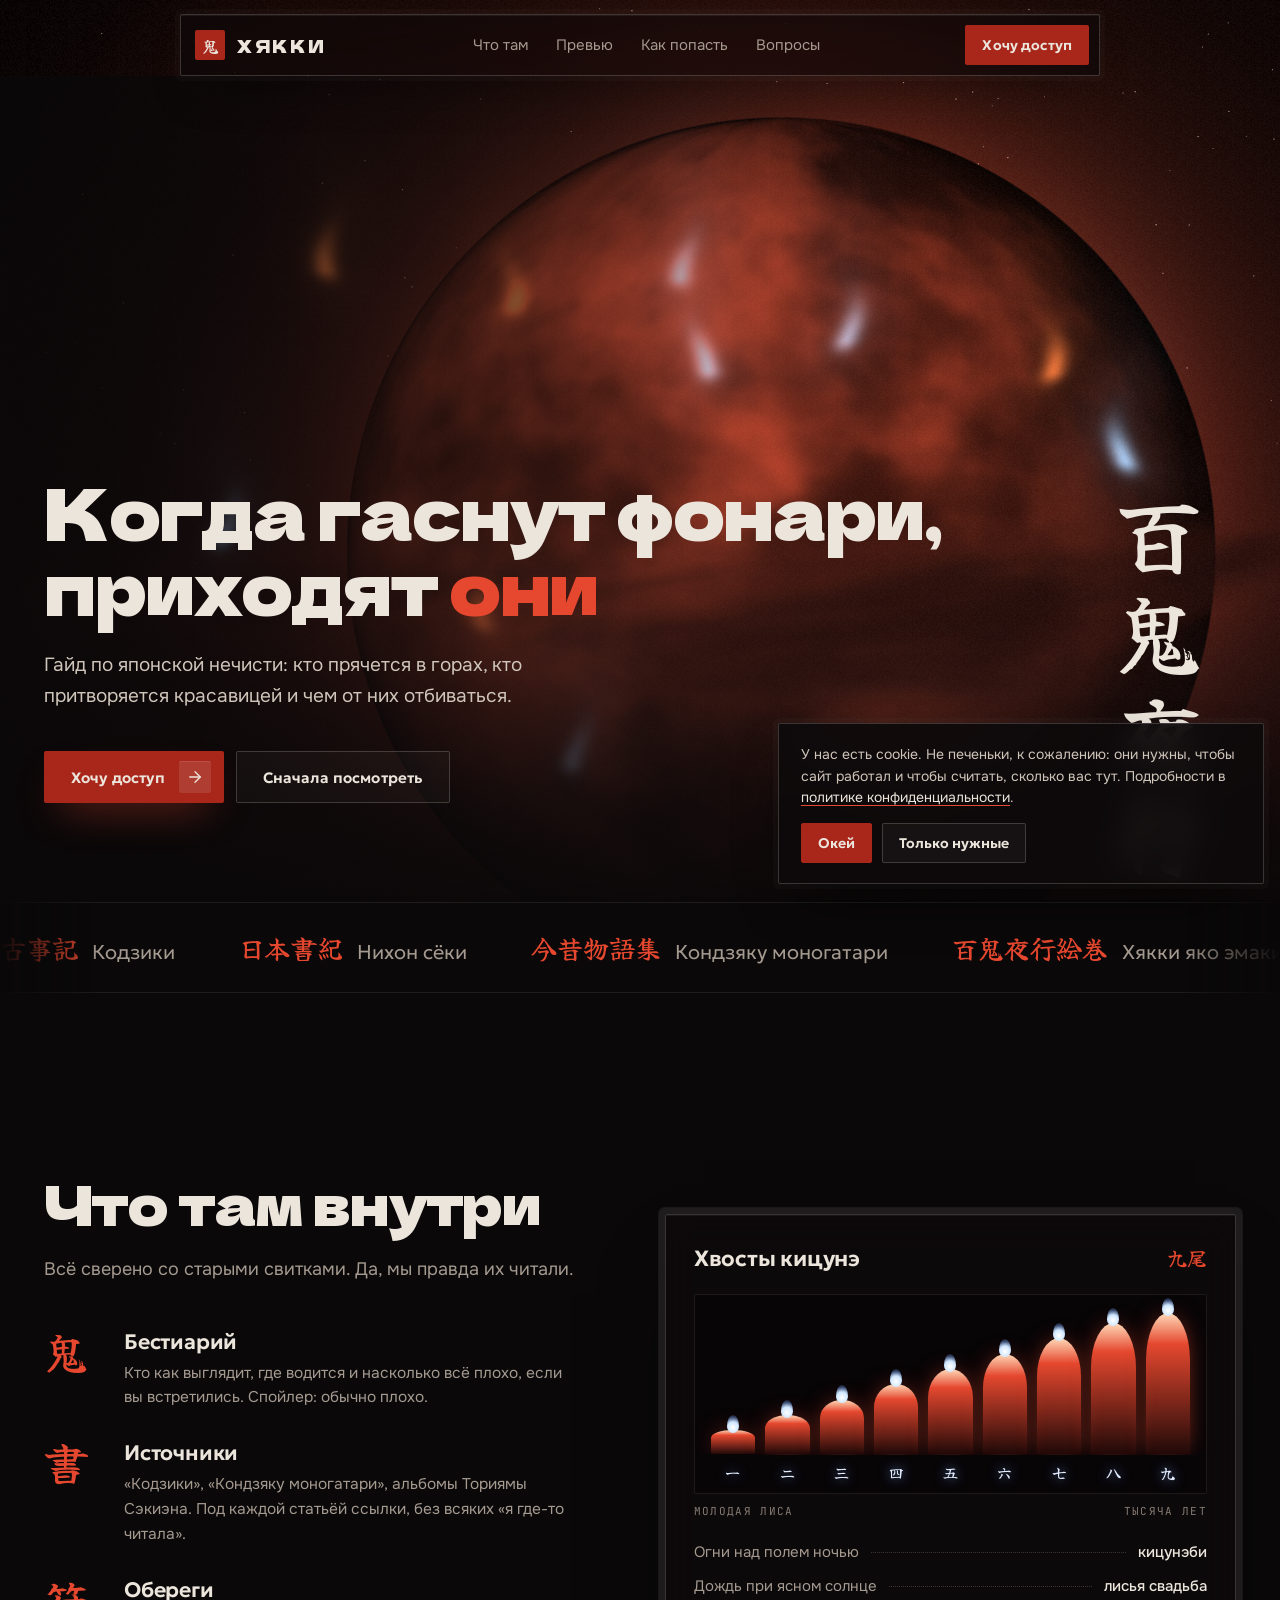
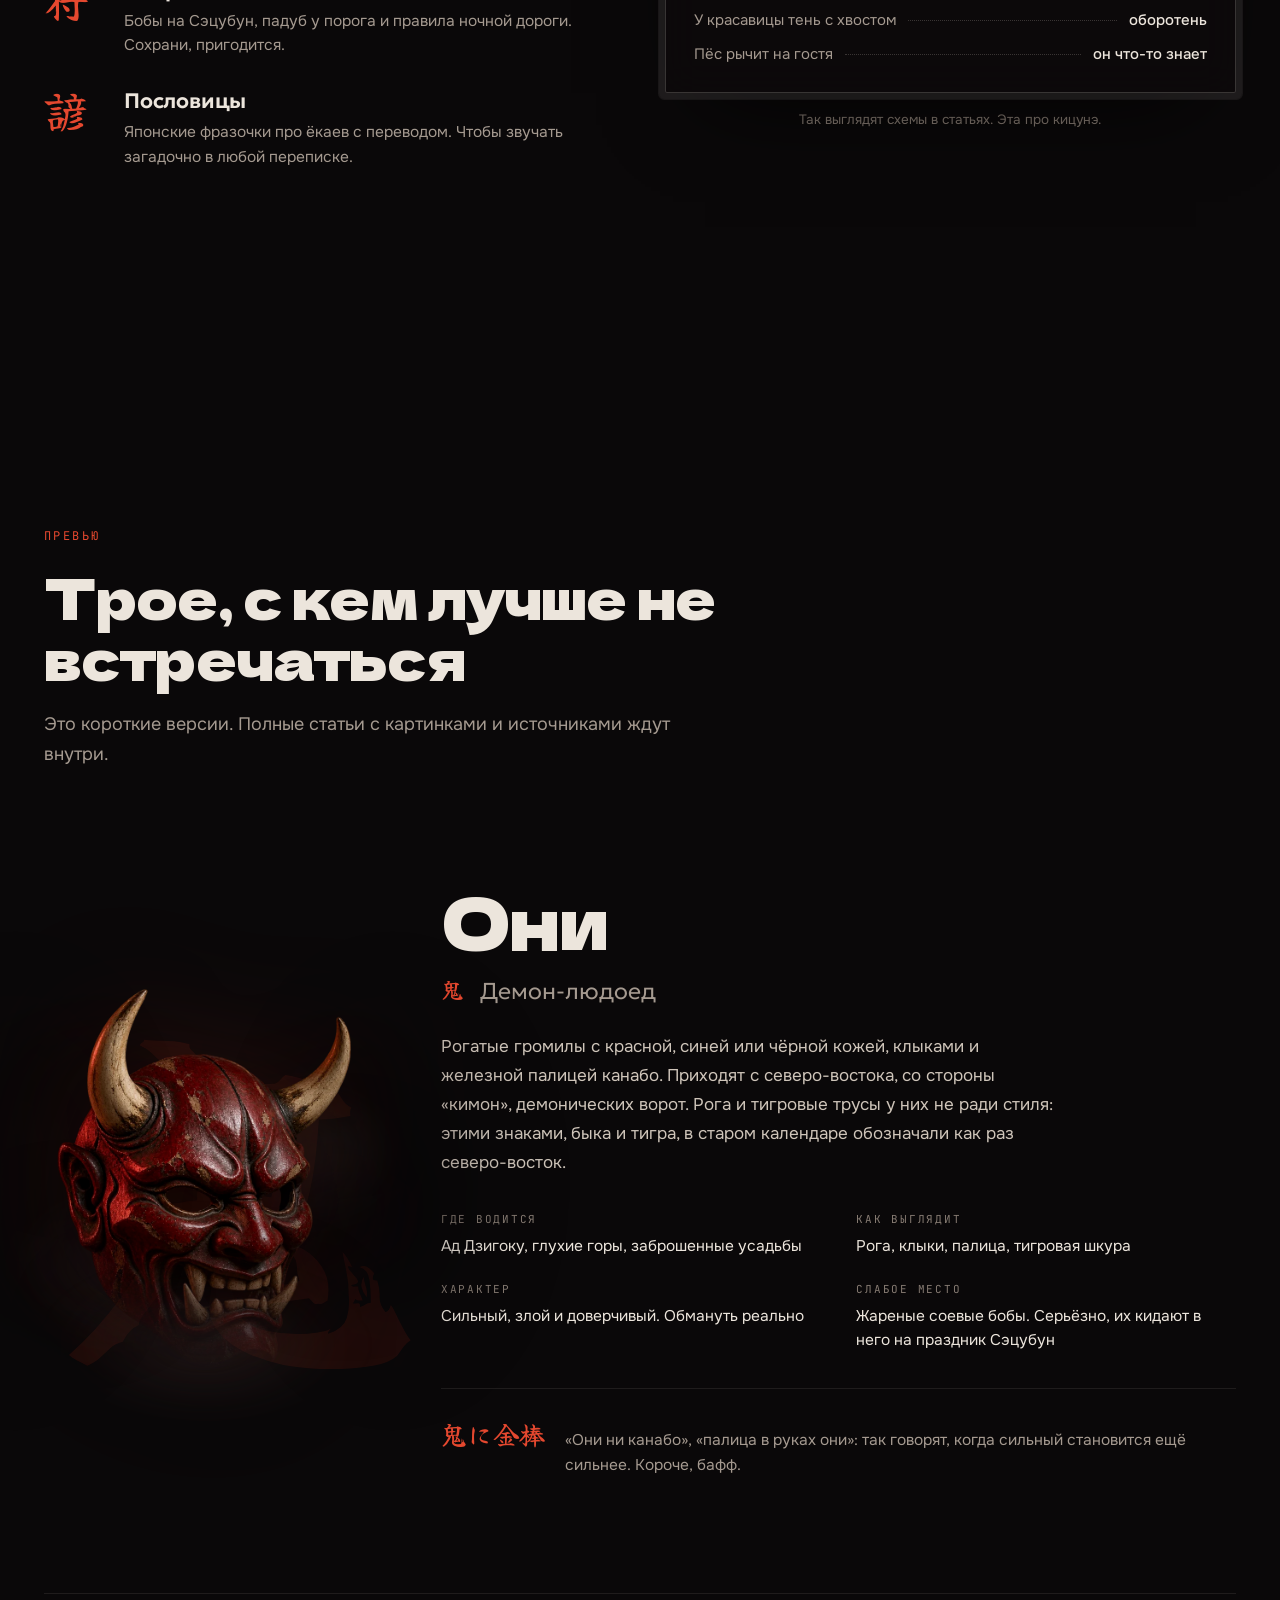
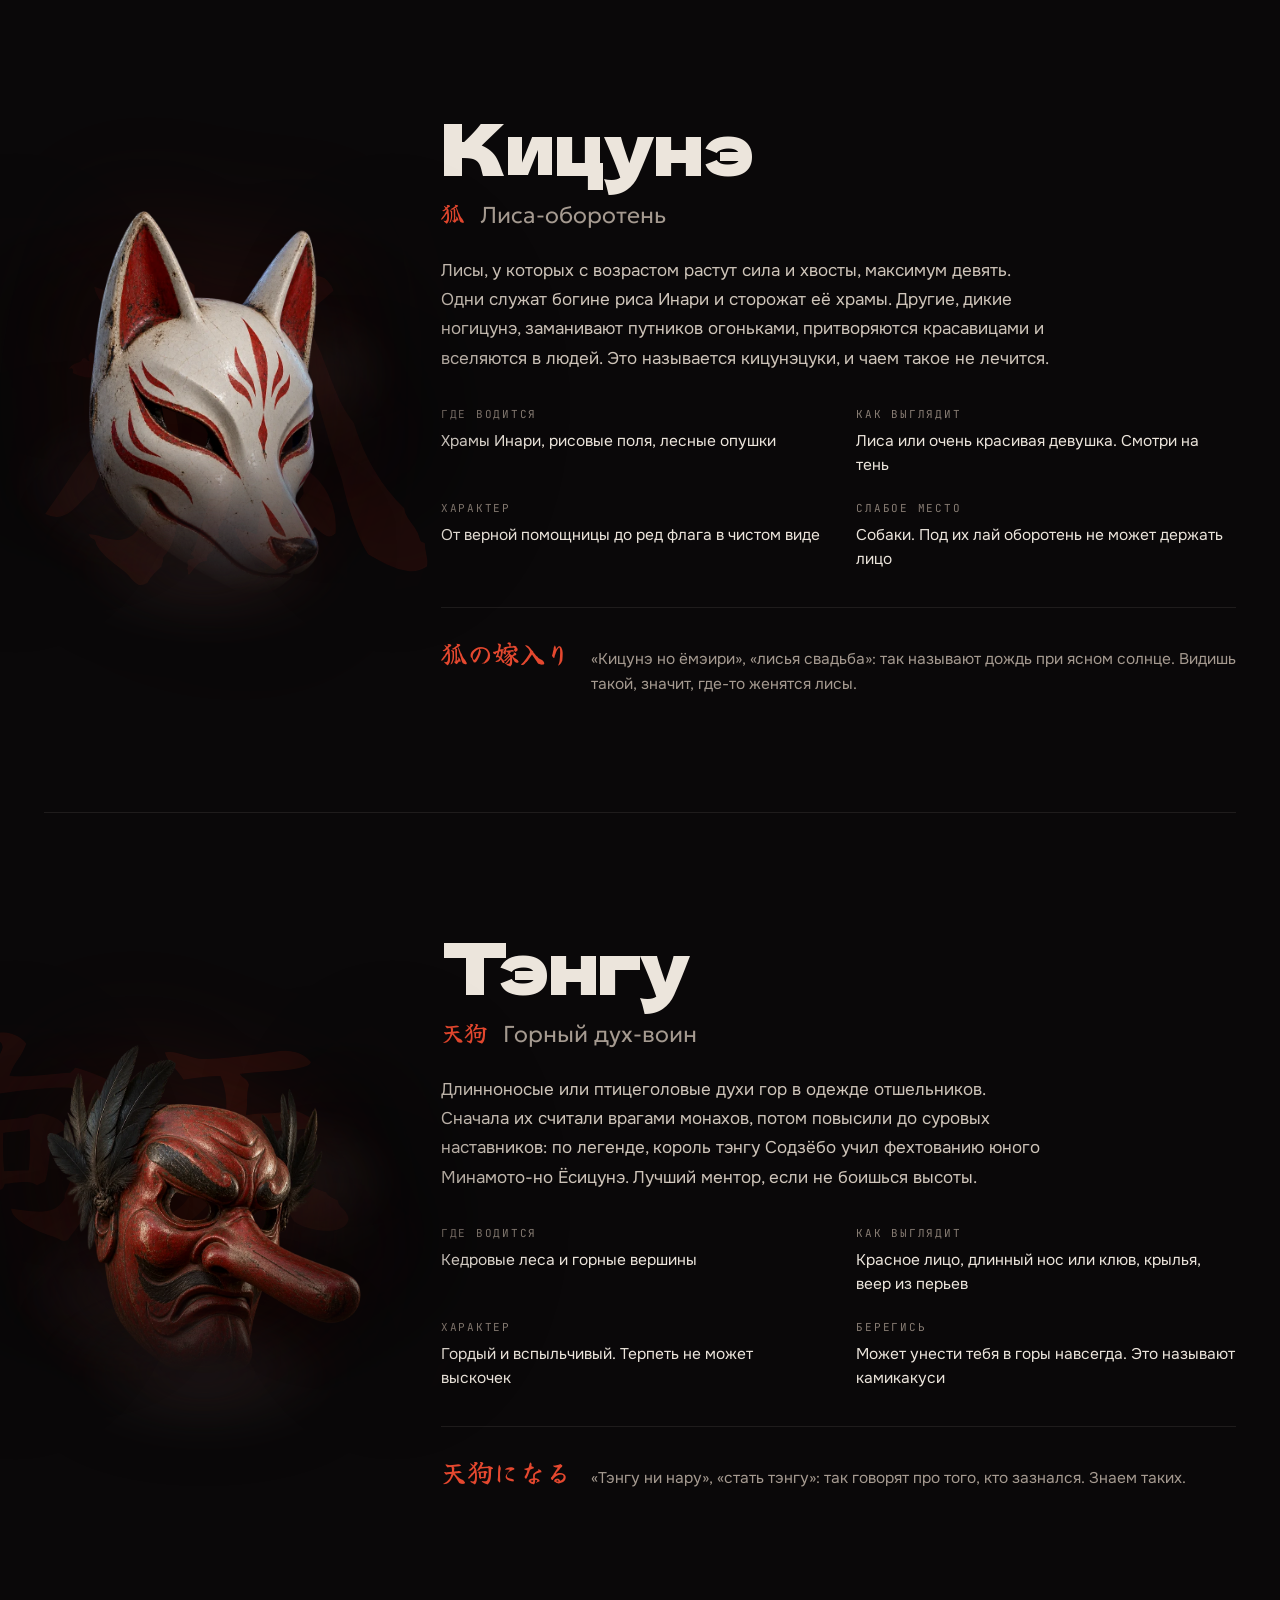
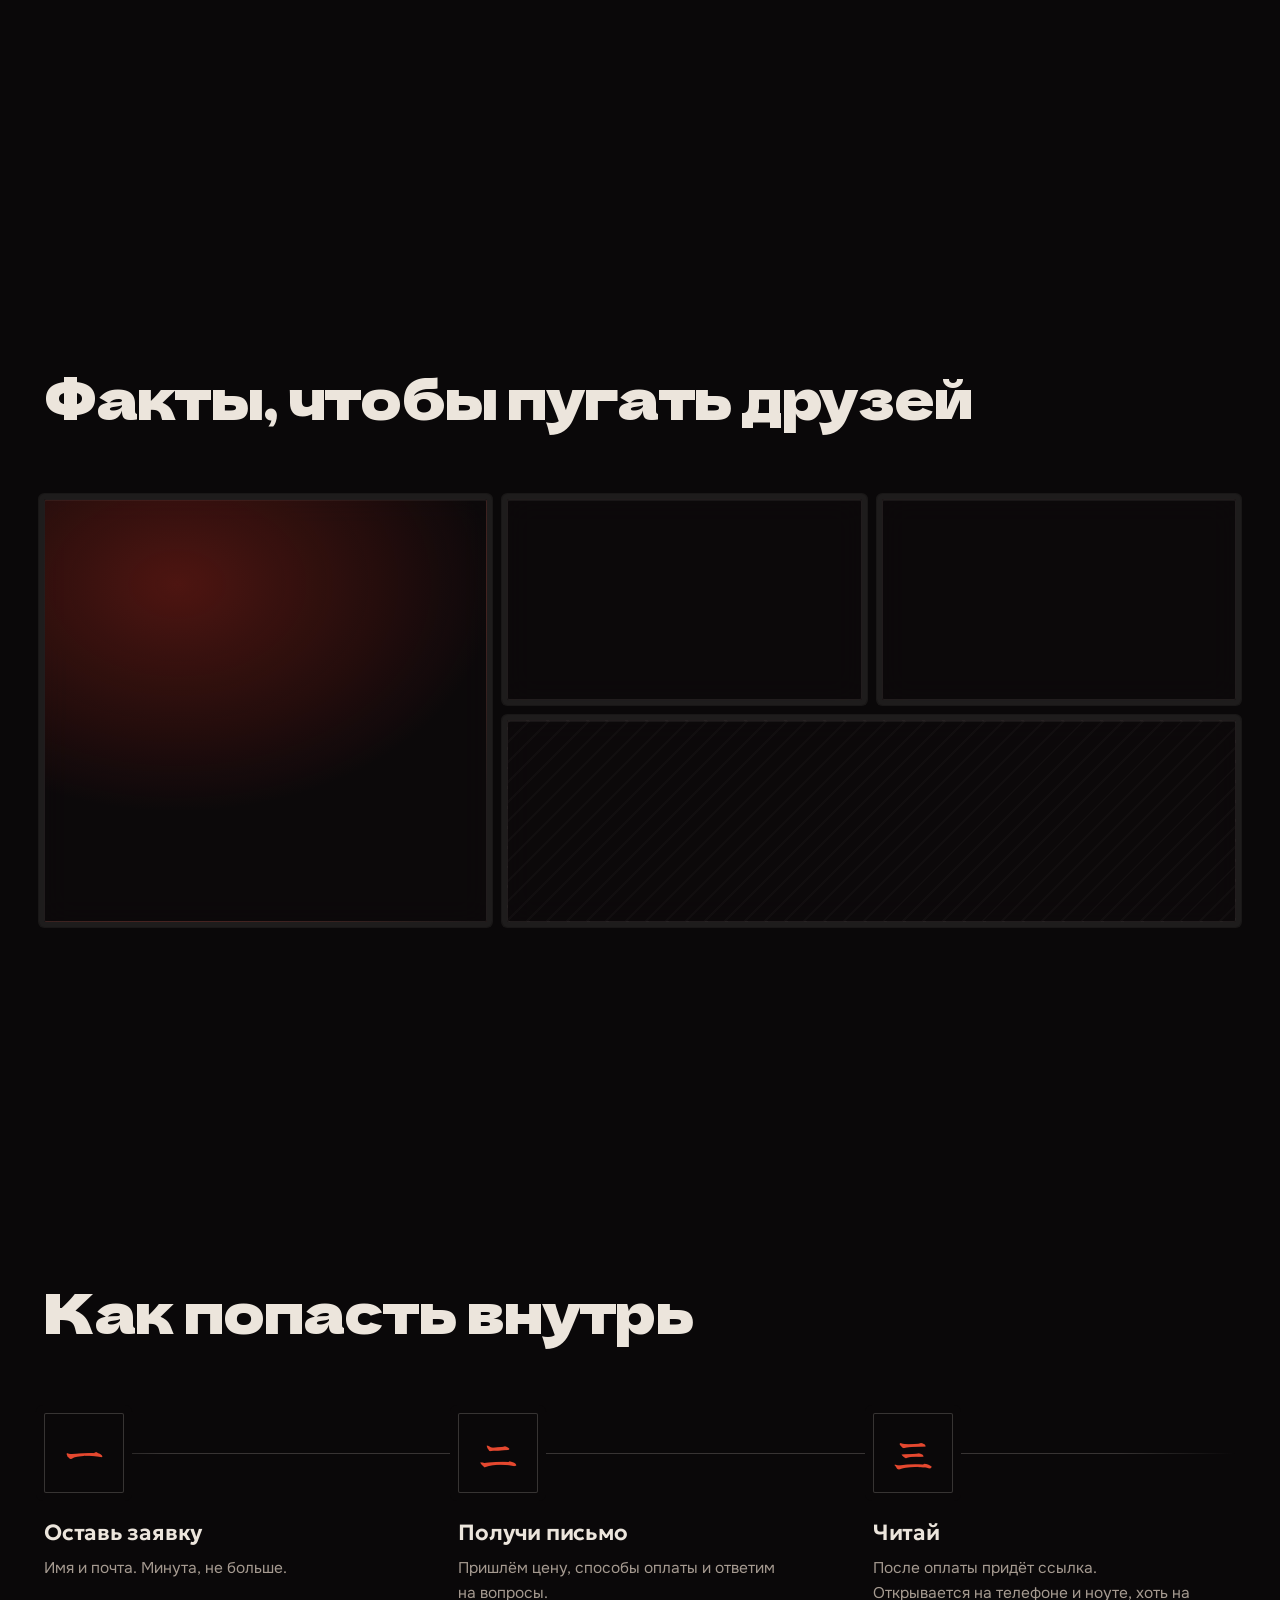
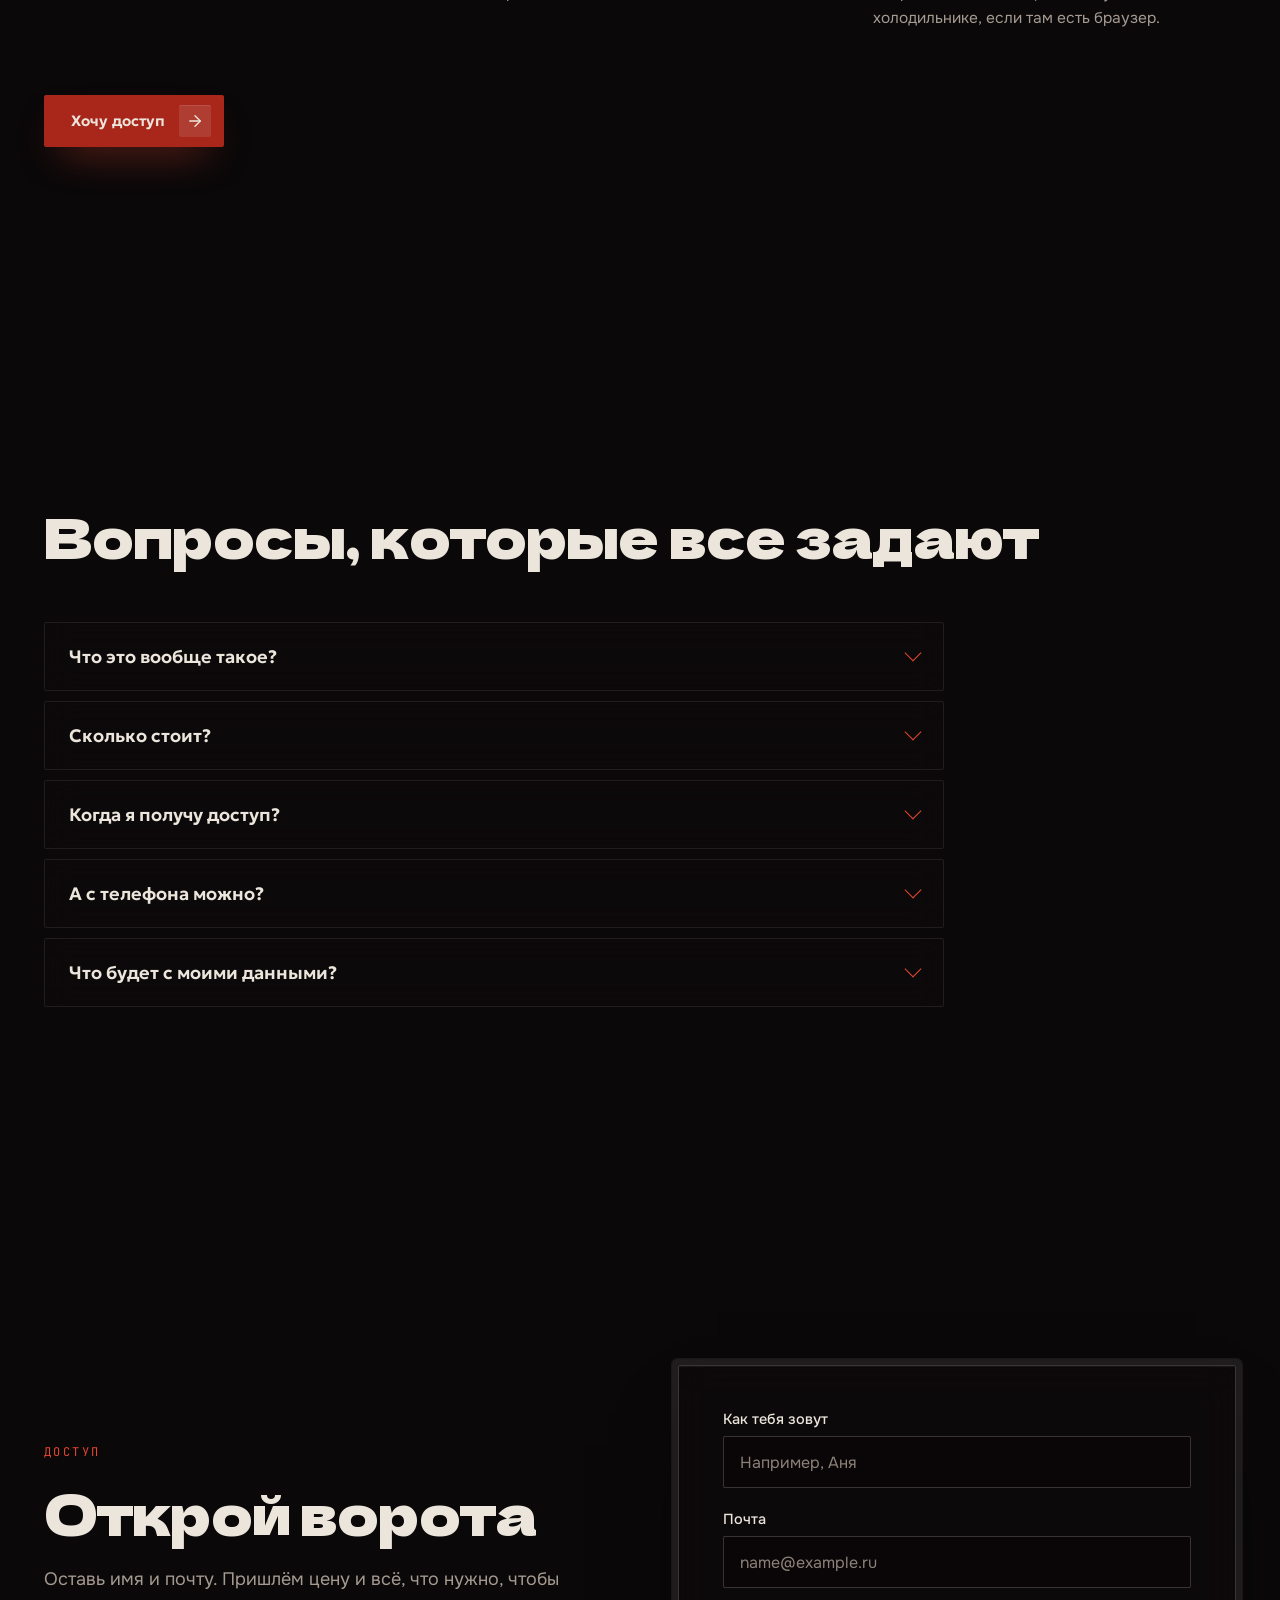
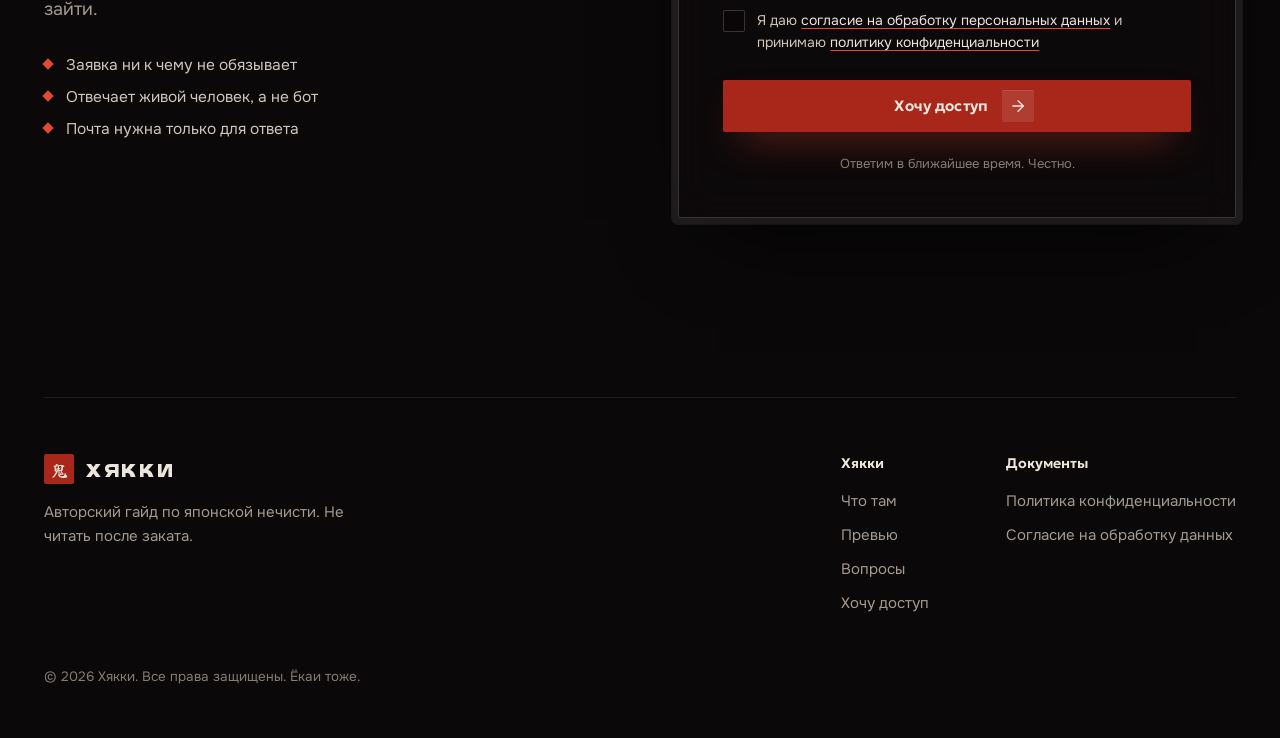
<file: index.html>
<!doctype html>
<html lang="ru">
<head>
<meta charset="utf-8">
<meta name="viewport" content="width=device-width, initial-scale=1, viewport-fit=cover">
<title>Хякки: гайд по японским ёкаям</title>
<meta name="description" content="Авторская онлайн-энциклопедия японской нечисти: они, кицунэ, тэнгу и другие ёкаи по старым свиткам. Оставь заявку и получи доступ.">
<link rel="canonical" href="https://mprav-cld.github.io/hyakki-yokai/">
<meta name="theme-color" content="#0a0809">
<meta name="color-scheme" content="dark">
<meta name="format-detection" content="telephone=no">
<link rel="icon" href="favicon.ico" sizes="32x32">
<link rel="icon" href="favicon.svg" type="image/svg+xml">
<link rel="apple-touch-icon" href="apple-touch-icon.png">
<link rel="manifest" href="site.webmanifest">
<meta property="og:type" content="website">
<meta property="og:site_name" content="Хякки">
<meta property="og:locale" content="ru_RU">
<meta property="og:title" content="Хякки: гайд по японским ёкаям">
<meta property="og:description" content="Авторская онлайн-энциклопедия японской нечисти: они, кицунэ, тэнгу и другие ёкаи по старым свиткам. Оставь заявку и получи доступ.">
<meta property="og:url" content="https://mprav-cld.github.io/hyakki-yokai/">
<meta property="og:image" content="https://mprav-cld.github.io/hyakki-yokai/og-image.jpg">
<meta property="og:image:width" content="1200">
<meta property="og:image:height" content="630">
<meta property="og:image:alt" content="Маска они на фоне кровавой луны и надпись: гайд по японской нечисти">
<meta name="twitter:card" content="summary_large_image">
<meta name="twitter:title" content="Хякки: гайд по японским ёкаям">
<meta name="twitter:description" content="Авторская онлайн-энциклопедия японской нечисти: они, кицунэ, тэнгу и другие ёкаи по старым свиткам. Оставь заявку и получи доступ.">
<meta name="twitter:image" content="https://mprav-cld.github.io/hyakki-yokai/og-image.jpg">
<link rel="preconnect" href="https://fonts.googleapis.com">
<link rel="preconnect" href="https://fonts.gstatic.com" crossorigin>
<link rel="stylesheet" href="https://fonts.googleapis.com/css2?family=Dela+Gothic+One&amp;family=Geologica:wght@300;400;600;800&amp;family=Onest:wght@400;500&amp;family=JetBrains+Mono:wght@400;500&amp;family=Yuji+Syuku&amp;display=swap">

<link rel="preload" href="assets/oni.webp" as="image" type="image/webp">
<script type="application/ld+json">{"@context": "https://schema.org", "@type": "WebSite", "name": "Хякки", "alternateName": "Хякки: гайд по японским ёкаям", "url": "https://mprav-cld.github.io/hyakki-yokai/", "inLanguage": "ru", "description": "Авторская онлайн-энциклопедия японской нечисти: они, кицунэ, тэнгу и другие ёкаи по старым свиткам. Оставь заявку и получи доступ."}</script>
<style>
html{scroll-behavior:smooth}
body{margin:0;background:#0a0809}
a{color:inherit;text-decoration:none}
a:hover{color:#ece5dc}
.yk{--bg:#0a0809;--ink:#ece5dc;--body:#cfc5ba;--muted:#a59a90;--muted-2:#877c73;--line:rgba(236,229,220,.09);--line-strong:rgba(236,229,220,.2);--shu:#e5482f;--shu-deep:#a8261a;--err:#ff8a73;--glass:rgba(16,11,12,.62);--r:2px;--maxw:1240px;--ease:cubic-bezier(.16,1,.3,1);position:relative;min-height:100vh;color:var(--ink);background:var(--bg);font-family:'Onest',system-ui,sans-serif;-webkit-font-smoothing:antialiased;text-rendering:optimizeLegibility;overflow-x:hidden}
.yk *{box-sizing:border-box}
.yk a:focus-visible,.yk button:focus-visible,.yk summary:focus-visible{outline:2px solid var(--shu);outline-offset:3px}
.sky{position:fixed;inset:0;width:100%;height:100vh;display:block;z-index:0;pointer-events:none}
.page{position:relative;z-index:1}
.wrap{width:100%;max-width:var(--maxw);margin:0 auto;padding:0 24px}
.sr{position:absolute;width:1px;height:1px;overflow:hidden;clip:rect(0 0 0 0);white-space:nowrap}

/* nav: floating glass island */
.nav-wrap{position:sticky;top:14px;z-index:5;width:min(calc(100% - 32px),920px);margin:14px auto 0;background:rgba(12,9,10,.62);backdrop-filter:blur(16px) saturate(140%);-webkit-backdrop-filter:blur(16px) saturate(140%);border:1px solid var(--line-strong);border-radius:var(--r);box-shadow:0 0 0 5px rgba(236,229,220,.02),0 22px 50px -24px rgba(0,0,0,.9),inset 0 1px 0 rgba(236,229,220,.07)}
.nav{height:60px;display:flex;align-items:center;justify-content:space-between;gap:24px;padding:0 10px 0 14px}
.brand{display:inline-flex;align-items:center;gap:12px;font-family:'Dela Gothic One',sans-serif;font-weight:400;font-size:17px;letter-spacing:.16em}
.seal{display:inline-grid;place-items:center;flex:none;width:30px;height:30px;border-radius:var(--r);background:var(--shu-deep);color:var(--ink);font-family:'Yuji Syuku',serif;font-size:17px;line-height:1;letter-spacing:0}
.nav-links{display:flex;gap:28px;font-size:15px;color:var(--muted)}
.nav-links a{padding:12px 0;transition:color .2s}

/* buttons */
.btn{display:inline-flex;align-items:center;justify-content:center;gap:12px;min-height:52px;padding:14px 26px;border-radius:var(--r);border:1px solid transparent;font-family:'Geologica',sans-serif;font-size:15px;font-weight:600;letter-spacing:.01em;white-space:nowrap;cursor:pointer;transition:transform .5s var(--ease),background .3s ease,border-color .3s ease,box-shadow .5s var(--ease),opacity .3s ease}
.btn svg{width:18px;height:18px;fill:none;stroke:currentColor;stroke-width:1.8;stroke-linecap:round;stroke-linejoin:round}
.btn:active{transform:translateY(1px) scale(.99)}
.btn .chip{display:inline-grid;place-items:center;width:32px;height:32px;margin:-6px -14px -6px 2px;border-radius:var(--r);background:rgba(236,229,220,.12);box-shadow:inset 0 1px 0 rgba(236,229,220,.12);transition:transform .6s cubic-bezier(.32,.72,0,1),background .3s ease}
.btn:hover .chip{transform:translate(2px,-2px) scale(1.06);background:rgba(236,229,220,.2)}
.btn-primary{color:var(--ink);background:var(--shu-deep);box-shadow:0 18px 40px -18px rgba(229,72,47,.7)}
.btn-primary:hover{color:var(--ink);background:#bb2d1e;transform:translateY(-2px);box-shadow:0 24px 50px -18px rgba(229,72,47,.85)}
.btn-outline{color:var(--ink);background:rgba(236,229,220,.03);border-color:var(--line-strong);backdrop-filter:blur(10px);-webkit-backdrop-filter:blur(10px)}
.btn-outline:hover{background:rgba(236,229,220,.08);transform:translateY(-2px)}
.btn-sm{min-height:40px;padding:8px 16px;font-size:14px;box-shadow:none}

/* hero */
.hero{position:relative;min-height:calc(100vh - 74px);min-height:calc(100dvh - 74px);display:flex;flex-direction:column;justify-content:flex-end}
.hero::before{content:"";position:absolute;inset:0;background:linear-gradient(90deg,rgba(10,8,9,.88) 0%,rgba(10,8,9,.5) 42%,transparent 72%),linear-gradient(0deg,rgba(10,8,9,.9) 0%,transparent 35%);pointer-events:none}
.hero-inner{position:relative;padding-top:64px;padding-bottom:clamp(56px,11vh,128px)}
.hero-title{margin:0;font-family:'Dela Gothic One',sans-serif;font-weight:400;font-size:clamp(40px,5.6vw,92px);line-height:1.04;letter-spacing:-.02em}
.hero-title span{display:block}
.hero-title em{font-style:normal;color:var(--shu)}
.hero-sub{margin:28px 0 0;max-width:40ch;font-size:clamp(16px,1.5vw,19px);line-height:1.6;color:var(--body)}
.hero-actions{margin-top:40px;display:flex;gap:12px;flex-wrap:wrap}
.hero-kanji{position:absolute;right:clamp(24px,6vw,96px);top:50%;transform:translateY(-50%);writing-mode:vertical-rl;font-family:'Yuji Syuku',serif;font-size:clamp(56px,7vw,112px);line-height:1;letter-spacing:.12em;color:var(--ink);opacity:.16;pointer-events:none}

/* sources marquee */
.marquee{position:relative;overflow:hidden;padding:26px 0;border-top:1px solid var(--line);border-bottom:1px solid var(--line);background:rgba(10,8,9,.5);-webkit-mask-image:linear-gradient(90deg,transparent,#000 8%,#000 92%,transparent);mask-image:linear-gradient(90deg,transparent,#000 8%,#000 92%,transparent)}
.marquee-track{display:flex;width:max-content;animation:marquee 70s linear infinite}
.marquee-group{display:flex;gap:64px;padding-right:64px}
.src{display:inline-flex;align-items:baseline;gap:14px;white-space:nowrap}
.src b{font-family:'Yuji Syuku',serif;font-weight:400;font-size:26px;color:var(--shu)}
.src span{font-family:'Geologica',sans-serif;font-weight:300;font-size:20px;color:var(--muted)}

/* section rhythm */
.section{position:relative;padding:clamp(96px,14vw,184px) 0;scroll-margin-top:72px}
.eyebrow{display:block;font-family:'JetBrains Mono',monospace;font-size:12px;letter-spacing:.2em;text-transform:uppercase;color:var(--shu);margin-bottom:22px}
.h2{margin:0;font-family:'Dela Gothic One',sans-serif;font-weight:400;font-size:clamp(32px,4.4vw,64px);line-height:1.08;letter-spacing:-.015em}
.lead{margin:22px 0 0;max-width:56ch;font-size:18px;line-height:1.65;color:var(--muted)}
.head{max-width:860px}

/* what's inside */
.split{display:grid;grid-template-columns:minmax(0,1fr) minmax(0,1.05fr);gap:clamp(40px,6vw,96px);align-items:center}
.incl{list-style:none;margin:44px 0 0;padding:0;display:flex;flex-direction:column;gap:30px}
.incl li{display:grid;grid-template-columns:60px minmax(0,1fr);gap:20px;align-items:start}
.incl-k{font-family:'Yuji Syuku',serif;font-size:44px;line-height:1;color:var(--shu)}
.incl h3{margin:0;font-family:'Geologica',sans-serif;font-weight:600;font-size:21px;letter-spacing:-.01em}
.incl p{margin:6px 0 0;max-width:46ch;font-size:15.5px;line-height:1.6;color:var(--muted)}
.panel{view-timeline:--panel block;padding:28px;border-radius:var(--r);background:var(--glass);border:1px solid var(--line-strong);backdrop-filter:blur(18px);-webkit-backdrop-filter:blur(18px);box-shadow:0 0 0 6px rgba(236,229,220,.02),0 0 0 7px rgba(236,229,220,.07),0 40px 90px -40px rgba(0,0,0,.9),inset 0 1px 0 rgba(236,229,220,.06)}
.panel-top{display:flex;align-items:baseline;justify-content:space-between;gap:12px}
.panel-title{font-family:'Geologica',sans-serif;font-weight:600;font-size:22px;letter-spacing:-.01em}
.panel-note{font-family:'Yuji Syuku',serif;font-size:20px;color:var(--shu)}
.panel-cap{margin:18px 0 0;font-size:13.5px;color:var(--muted-2);text-align:center}
.tails{margin-top:22px;height:200px;display:flex;align-items:flex-end;gap:10px;padding:18px 16px 10px;border-radius:var(--r);border:1px solid var(--line);background:rgba(0,0,0,.35)}
.tail-col{flex:1;height:100%;display:flex;flex-direction:column;align-items:center;justify-content:flex-end;gap:8px}
.tail{position:relative;width:100%;border-radius:60% 60% 2px 2px / 40% 40% 2px 2px;background:linear-gradient(180deg,#ffd9b8 0%,var(--shu) 22%,rgba(168,38,26,.16) 100%);box-shadow:0 0 24px -6px rgba(229,72,47,.7)}
.tail::before{content:"";position:absolute;left:50%;top:-15px;width:12px;height:18px;margin-left:-6px;border-radius:50% 50% 50% 50% / 62% 62% 38% 38%;background:radial-gradient(circle at 50% 70%,#ffffff,#cfe6ff 40%,rgba(120,170,255,.45) 72%,transparent);filter:blur(.6px);animation:tipFlicker 2.4s ease-in-out infinite;animation-delay:calc(var(--i,0) * -0.37s)}
.tail-n{font-family:'Yuji Syuku',serif;font-size:15px;color:var(--muted)}
.tails-axis{display:flex;justify-content:space-between;margin-top:10px;font-family:'JetBrains Mono',monospace;font-size:11px;letter-spacing:.12em;text-transform:uppercase;color:var(--muted-2)}
.signs{list-style:none;margin:24px 0 0;padding:0;display:flex;flex-direction:column;gap:14px}
.signs li{display:flex;align-items:baseline;font-size:15px;color:var(--muted)}
.signs i{flex:1;margin:0 12px;border-bottom:1px dotted var(--line-strong);transform:translateY(-4px)}
.signs b{font-weight:500;color:var(--ink);transition:color .4s ease,text-shadow .4s ease}
.signs li:hover b{color:#e3ecff;text-shadow:0 0 12px rgba(120,170,255,.8)}
.tail-col:nth-child(2),.signs li:nth-child(2){--i:1}.tail-col:nth-child(3),.signs li:nth-child(3){--i:2}.tail-col:nth-child(4),.signs li:nth-child(4){--i:3}.tail-col:nth-child(5){--i:4}.tail-col:nth-child(6){--i:5}.tail-col:nth-child(7){--i:6}.tail-col:nth-child(8){--i:7}.tail-col:nth-child(9){--i:8}

/* preview articles */
.entry{display:grid;grid-template-columns:minmax(0,320px) minmax(0,1fr);align-items:center;gap:clamp(32px,6vw,96px);padding:clamp(64px,9vw,128px) 0;scroll-margin-top:80px}
.entry + .entry{border-top:1px solid var(--line)}
.stage{position:relative;aspect-ratio:4/5;isolation:isolate}
.stage::before{content:"";position:absolute;inset:4%;border-radius:50%;background:radial-gradient(closest-side,rgba(130,26,14,.24),rgba(70,12,8,.1) 50%,rgba(70,12,8,.03) 75%,transparent);filter:blur(34px);z-index:0}
.stage-kanji{position:absolute;inset:0;display:grid;place-items:center;font-family:'Yuji Syuku',serif;font-size:clamp(220px,30vw,440px);line-height:1;color:var(--shu);opacity:.1;z-index:0;pointer-events:none;user-select:none}
.stage-tengu .stage-kanji{font-size:clamp(150px,19vw,290px);writing-mode:vertical-rl}
.reveal{position:absolute;inset:2% 4%;z-index:2}
.float{position:relative;width:100%;height:100%;animation:hover 7s ease-in-out infinite;filter:drop-shadow(0 30px 40px rgba(0,0,0,.6)) drop-shadow(0 0 60px rgba(229,72,47,.14))}
.mask{position:absolute;left:50%;top:50%;transform:translate(-50%,-50%);display:block;height:100%;width:auto;max-width:none;-webkit-mask-image:linear-gradient(180deg,#000 58%,rgba(0,0,0,.55) 78%,transparent 100%);mask-image:linear-gradient(180deg,#000 58%,rgba(0,0,0,.55) 78%,transparent 100%)}
.stage-tengu .mask{height:86%}
.smoke{position:absolute;border-radius:50%;pointer-events:none;background:radial-gradient(closest-side,rgba(214,198,190,.15),rgba(214,198,190,.05) 55%,transparent);filter:blur(26px)}
.smoke.back{z-index:1}
.smoke.front{z-index:3}
.s1{width:72%;height:38%;left:-12%;bottom:10%;animation:smokeA 19s ease-in-out infinite alternate}
.s2{width:62%;height:34%;right:-14%;top:26%;animation:smokeB 23s ease-in-out infinite alternate}
.s3{width:96%;height:30%;left:2%;bottom:-6%;animation:smokeA 15s ease-in-out infinite alternate-reverse}
.ink{position:absolute;border-radius:50%;pointer-events:none;background:radial-gradient(closest-side,rgba(4,2,3,.72),rgba(4,2,3,.4) 36%,rgba(4,2,3,.14) 66%,rgba(4,2,3,.03) 86%,transparent);filter:blur(40px)}
.ink.back{z-index:1}
.ink.front{z-index:4}
.i1{width:72%;height:46%;left:-24%;top:4%;animation:smokeB 17s ease-in-out infinite alternate}
.i2{width:66%;height:42%;right:-26%;bottom:20%;animation:smokeA 21s ease-in-out infinite alternate}
.i3{width:96%;height:30%;left:2%;bottom:-2%;animation:smokeA 13s ease-in-out infinite alternate-reverse}
.i4{width:58%;height:30%;left:-20%;bottom:14%;animation:smokeB 16s ease-in-out infinite alternate-reverse}
.i5{width:50%;height:28%;right:-16%;top:10%;animation:smokeA 19s ease-in-out infinite alternate-reverse}
.veil{position:absolute;z-index:4;top:-8%;bottom:-8%;width:86%;border-radius:50%;pointer-events:none;background:radial-gradient(closest-side,rgba(5,3,4,.95),rgba(5,3,4,.62) 38%,rgba(5,3,4,.22) 68%,rgba(5,3,4,.05) 86%,transparent);filter:blur(44px);opacity:.3}
.veil-l{left:-52%}
.veil-r{right:-52%}
.spark{position:absolute;z-index:5;bottom:14%;width:5px;height:5px;border-radius:50%;background:#ff8f5e;box-shadow:0 0 10px 2px rgba(255,108,58,.75);opacity:0;animation:rise 7s linear infinite;pointer-events:none}
.spark.fox{width:9px;height:12px;border-radius:50% 50% 50% 50% / 62% 62% 38% 38%;background:radial-gradient(circle at 50% 70%,#ffffff,#cfe6ff 40%,rgba(120,170,255,.5) 75%,transparent);box-shadow:0 0 18px 5px rgba(110,160,255,.5);animation-name:wisp}
.spark.feather{bottom:auto;top:-4%;width:5px;height:24px;border-radius:50%;background:linear-gradient(180deg,#2c2426,#0b0809);box-shadow:0 0 0 1px rgba(229,72,47,.22);animation-name:fall}
.entry-name{margin:0;font-family:'Dela Gothic One',sans-serif;font-weight:400;font-size:clamp(46px,5.6vw,84px);line-height:1.02;letter-spacing:-.02em}
.entry-sub{margin:14px 0 0;display:flex;align-items:baseline;gap:16px;flex-wrap:wrap;font-family:'Geologica',sans-serif;font-weight:300;font-size:clamp(19px,1.8vw,24px);color:var(--muted)}
.entry-sub b{font-family:'Yuji Syuku',serif;font-weight:400;color:var(--shu)}
.entry-text{margin:26px 0 0;max-width:56ch;font-size:17px;line-height:1.72;color:var(--body)}
.facts{margin:34px 0 0;display:grid;grid-template-columns:repeat(2,minmax(0,1fr));gap:24px 36px}
.fact dt{font-family:'JetBrains Mono',monospace;font-size:11px;letter-spacing:.16em;text-transform:uppercase;color:var(--muted-2)}
.fact dd{margin:8px 0 0;font-size:15.5px;line-height:1.55;color:var(--ink)}
.saying{margin:36px 0 0;padding-top:24px;border-top:1px solid var(--line);display:grid;grid-template-columns:auto minmax(0,1fr);gap:20px;align-items:baseline;font-size:15.5px;line-height:1.6;color:var(--muted)}
.saying b{font-family:'Yuji Syuku',serif;font-weight:400;font-size:26px;color:var(--shu);white-space:nowrap}

/* facts bento */
.bento{margin-top:clamp(48px,6vw,72px);display:grid;grid-template-columns:minmax(0,1.25fr) minmax(0,1fr) minmax(0,1fr);grid-auto-rows:minmax(200px,auto);grid-auto-flow:dense;gap:20px}
.cell{view-timeline:--cell block;position:relative;overflow:hidden;display:flex;flex-direction:column;justify-content:flex-end;gap:12px;padding:28px;border-radius:var(--r);border:1px solid var(--line);background:var(--glass);backdrop-filter:blur(14px);-webkit-backdrop-filter:blur(14px);box-shadow:0 0 0 5px rgba(236,229,220,.02),0 0 0 6px rgba(236,229,220,.065),inset 0 1px 0 rgba(236,229,220,.06);transition:border-color .4s ease,transform .7s var(--ease)}
.cell:hover{border-color:var(--line-strong);transform:translateY(-3px)}
.cell-big{grid-row:span 2;background:radial-gradient(120% 90% at 30% 20%,rgba(168,38,26,.42),transparent 60%),var(--glass)}
.cell-long{grid-column:span 2;background:repeating-linear-gradient(135deg,rgba(236,229,220,.025) 0 2px,transparent 2px 14px),var(--glass)}
.cell-value{font-family:'Dela Gothic One',sans-serif;font-weight:400;font-size:clamp(40px,4.6vw,66px);line-height:1.05;letter-spacing:-.01em;color:var(--ink)}
.cell-value.jp{font-family:'Yuji Syuku',serif;font-weight:400;color:var(--ink)}
.cell-big .cell-value{font-size:clamp(120px,16vw,220px);color:var(--shu)}
.cell-label{max-width:34ch;font-size:15px;line-height:1.55;color:var(--muted)}
@property --yr{syntax:'<integer>';inherits:false;initial-value:1776}
.count{--yr:1776;counter-reset:yr var(--yr);font-variant-numeric:tabular-nums}
.count::after{content:counter(yr)}
.stamp{display:inline-block}
.ember-glow{display:inline-block;animation:emberGlow 4.5s ease-in-out infinite}
.foxfire,.panel-note{display:inline-block;animation:foxfire 3.6s ease-in-out infinite}
.brush{padding:60px;margin:-60px;-webkit-mask-image:linear-gradient(180deg,#000 0%,#000 36%,transparent 64%,transparent 100%);mask-image:linear-gradient(180deg,#000 0%,#000 36%,transparent 64%,transparent 100%);-webkit-mask-size:100% 300%;mask-size:100% 300%;-webkit-mask-repeat:no-repeat;mask-repeat:no-repeat;-webkit-mask-position:0 0;mask-position:0 0}

/* how it works */
.steps{position:relative;margin-top:clamp(48px,6vw,72px);display:grid;grid-template-columns:repeat(3,minmax(0,1fr));gap:clamp(24px,4vw,56px)}
.steps::before{content:"";position:absolute;left:0;right:0;top:40px;height:1px;background:linear-gradient(90deg,transparent,var(--line-strong) 10%,var(--line-strong) 90%,transparent)}
.step-k{position:relative;display:inline-grid;place-items:center;width:80px;height:80px;border-radius:var(--r);background:var(--bg);border:1px solid var(--line-strong);font-family:'Yuji Syuku',serif;font-size:40px;color:var(--shu);box-shadow:0 0 0 8px var(--bg)}
.step h3{margin:26px 0 0;font-family:'Geologica',sans-serif;font-weight:600;font-size:22px;letter-spacing:-.01em}
.step p{margin:10px 0 0;max-width:32ch;font-size:15.5px;line-height:1.6;color:var(--muted)}
.steps-cta{margin-top:clamp(40px,5vw,64px)}

/* faq */
.faq{margin-top:clamp(40px,5vw,56px);max-width:900px;display:flex;flex-direction:column;gap:10px}
.faq details{border:1px solid var(--line);border-radius:var(--r);background:var(--glass);backdrop-filter:blur(14px);-webkit-backdrop-filter:blur(14px);transition:border-color .3s ease}
.faq details[open]{border-color:var(--line-strong)}
.faq summary{list-style:none;cursor:pointer;display:flex;justify-content:space-between;align-items:center;gap:20px;padding:22px 24px;font-family:'Geologica',sans-serif;font-weight:600;font-size:18px}
.faq summary::-webkit-details-marker{display:none}
.faq summary::after{content:"";width:11px;height:11px;flex:none;border-right:1.5px solid var(--shu);border-bottom:1.5px solid var(--shu);transform:translateY(-3px) rotate(45deg);transition:transform .45s var(--ease)}
.faq details[open] summary::after{transform:translateY(2px) rotate(-135deg)}
.faq-a{margin:0;padding:0 24px 24px;max-width:68ch;font-size:16px;line-height:1.7;color:var(--body)}
.faq-a a,.check a,.legal-link{color:var(--ink);text-decoration:underline;text-decoration-color:var(--shu);text-underline-offset:3px}

/* order */
.order-grid{display:grid;grid-template-columns:minmax(0,1fr) minmax(0,1fr);gap:clamp(40px,6vw,96px);align-items:center}
.order-notes{list-style:none;margin:30px 0 0;padding:0;display:flex;flex-direction:column;gap:12px;font-size:15.5px;color:var(--body)}
.order-notes li{display:flex;align-items:baseline;gap:14px}
.order-notes li::before{content:"";flex:none;width:8px;height:8px;background:var(--shu);transform:translateY(-2px) rotate(45deg)}
.order-card{position:relative;padding:clamp(28px,4vw,44px);border-radius:var(--r);background:var(--glass);border:1px solid var(--line-strong);backdrop-filter:blur(18px);-webkit-backdrop-filter:blur(18px);box-shadow:0 0 0 6px rgba(236,229,220,.02),0 0 0 7px rgba(236,229,220,.07),0 40px 90px -40px rgba(0,0,0,.9),inset 0 1px 0 rgba(236,229,220,.06)}
.form{display:flex;flex-direction:column;gap:22px}
.field{display:flex;flex-direction:column;gap:8px}
.field label{font-size:14.5px;font-weight:500;color:var(--ink)}
.field input{width:100%;min-height:52px;padding:14px 16px;border-radius:var(--r);border:1px solid var(--line-strong);background:rgba(10,8,9,.72);color:var(--ink);font:inherit;font-size:16px;transition:border-color .3s ease,box-shadow .3s ease}
.field input::placeholder{color:#8c8178}
.field input:focus{outline:none;border-color:var(--shu);box-shadow:0 0 0 3px rgba(229,72,47,.25)}
.field-err{margin:0;font-size:13.5px;line-height:1.4;color:var(--err)}
.field-err:empty{display:none}
.has-err input{border-color:var(--err)}
.check{display:grid;grid-template-columns:22px minmax(0,1fr);gap:12px;align-items:start;font-size:14px;line-height:1.55;color:var(--body);cursor:pointer}
.check input{appearance:none;-webkit-appearance:none;width:22px;height:22px;margin:0;border:1px solid var(--line-strong);border-radius:var(--r);background:rgba(10,8,9,.72);display:grid;place-items:center;cursor:pointer;transition:background .2s ease,border-color .2s ease}
.check input:checked{background:var(--shu-deep);border-color:var(--shu)}
.check input:checked::after{content:"";width:6px;height:11px;border-right:2px solid var(--ink);border-bottom:2px solid var(--ink);transform:translateY(-1px) rotate(45deg)}
.check input:focus-visible{outline:2px solid var(--shu);outline-offset:3px}
.has-err.check input{border-color:var(--err)}
.hp{position:absolute;left:-9999px;width:1px;height:1px;overflow:hidden}
.form .btn{width:100%;margin-top:4px}
.form-note{margin:0;font-size:13px;line-height:1.5;color:var(--muted-2);text-align:center}
.done{display:none}
.order-card.is-sent .form{display:none}
.order-card.is-sent .done{display:block;animation:rv .9s var(--ease) both}
.order-card.is-sending .form .btn-primary{opacity:.6;pointer-events:none}
.done-k{font-family:'Yuji Syuku',serif;font-size:72px;line-height:1;color:var(--shu)}
.done h3{margin:22px 0 0;font-family:'Dela Gothic One',sans-serif;font-weight:400;font-size:clamp(28px,3vw,40px);line-height:1.12}
.done p{margin:14px 0 0;font-size:16.5px;line-height:1.65;color:var(--body)}
.done .btn{margin-top:28px}

/* footer */
.footer{display:flex;justify-content:space-between;gap:48px;flex-wrap:wrap;padding:56px 0 36px;border-top:1px solid var(--line)}
.footer-brand p{margin:16px 0 0;max-width:300px;font-size:15px;line-height:1.6;color:var(--muted)}
.footer-cols{display:flex;gap:clamp(36px,6vw,88px);flex-wrap:wrap}
.footer-col{display:flex;flex-direction:column;gap:4px;font-size:15px;color:var(--muted)}
.footer-col h4{margin:0 0 10px;font-family:'Geologica',sans-serif;font-size:14px;font-weight:600;color:var(--ink)}
.footer-col a{padding:5px 0;transition:color .2s}
.copyright{padding-bottom:40px;font-size:13.5px;color:var(--muted-2)}

/* motion */
@keyframes heroIn{from{opacity:0;transform:translateY(28px);filter:blur(8px)}to{opacity:1;transform:none;filter:none}}
@keyframes rise{0%{opacity:0;transform:translate(0,0) scale(1)}12%{opacity:1}55%{transform:translate(16px,-170px) scale(.8)}100%{opacity:0;transform:translate(-8px,-340px) scale(.35)}}
@keyframes wisp{0%{opacity:0;transform:translate(0,0) scale(.6)}15%{opacity:.95}40%{transform:translate(-22px,-90px) scale(1)}70%{opacity:.7;transform:translate(18px,-190px) scale(.85)}100%{opacity:0;transform:translate(-6px,-300px) scale(.4)}}
@keyframes fall{0%{opacity:0;transform:translate(0,0) rotate(20deg)}10%{opacity:.95}50%{transform:translate(-34px,260px) rotate(-50deg)}100%{opacity:0;transform:translate(24px,560px) rotate(70deg)}}
@keyframes smokeA{from{transform:translate(-6%,0) scale(1)}to{transform:translate(12%,-6%) scale(1.25)}}
@keyframes smokeB{from{transform:translate(6%,4%) scale(1.1)}to{transform:translate(-12%,-5%) scale(.9)}}
@keyframes hover{0%,100%{transform:translateY(0) rotate(-.6deg)}50%{transform:translateY(-12px) rotate(.6deg)}}
@keyframes emerge{0%{opacity:0;transform:scale(.72) translateY(90px);filter:brightness(0) blur(26px)}22%{opacity:.55;filter:brightness(.04) blur(16px)}46%{opacity:1;transform:none;filter:brightness(1) blur(0)}84%{opacity:1;transform:none;filter:brightness(1) blur(0)}100%{opacity:.3;transform:scale(.94) translateY(-36px);filter:brightness(.2) blur(10px)}}
@keyframes veilL{0%{transform:translateX(54%) scale(1.1);opacity:1}46%{transform:none;opacity:.3}84%{transform:none;opacity:.3}100%{transform:translateX(30%);opacity:.85}}
@keyframes veilR{0%{transform:translateX(-54%) scale(1.1);opacity:1}46%{transform:none;opacity:.3}84%{transform:none;opacity:.3}100%{transform:translateX(-30%);opacity:.85}}
@keyframes kanjiDrift{from{transform:translateY(9%) scale(1.08)}to{transform:translateY(-9%) scale(1)}}
@keyframes rv{from{opacity:0;transform:translateY(32px)}to{opacity:1;transform:none}}
@keyframes marquee{to{transform:translateX(-50%)}}
@keyframes tailRise{from{clip-path:inset(100% -26px 0 -26px)}to{clip-path:inset(-32px -26px 0 -26px)}}
@keyframes brush{0%{opacity:0;-webkit-mask-position:0 100%;mask-position:0 100%;filter:blur(10px);transform:scale(1.06)}30%{opacity:1}100%{opacity:1;-webkit-mask-position:0 0;mask-position:0 0;filter:blur(0);transform:none}}
@keyframes stamp{0%{opacity:0;transform:scale(2.4) rotate(-14deg);filter:blur(8px)}55%{opacity:1;transform:scale(.9) rotate(3deg);filter:blur(0)}75%{transform:scale(1.04) rotate(-1deg)}100%{opacity:1;transform:none;filter:none}}
@keyframes yr{from{--yr:1600}to{--yr:1776}}
@keyframes mist{from{opacity:0;filter:blur(8px);transform:translateY(10px)}to{opacity:1;filter:none;transform:none}}
@keyframes foxfire{0%,100%{text-shadow:0 0 0 rgba(120,170,255,0)}30%{text-shadow:0 0 14px rgba(120,170,255,.75),0 0 34px rgba(80,130,255,.35)}38%{text-shadow:0 0 4px rgba(120,170,255,.3)}46%{text-shadow:0 0 18px rgba(140,190,255,.85),0 0 40px rgba(80,130,255,.4)}70%{text-shadow:0 0 8px rgba(120,170,255,.4)}}
@keyframes emberGlow{0%,100%{text-shadow:0 0 18px rgba(229,72,47,.25)}50%{text-shadow:0 0 44px rgba(229,72,47,.6),0 0 100px rgba(229,72,47,.25)}}
@keyframes tipFlicker{0%,100%{opacity:.85;transform:scale(1)}25%{opacity:.45;transform:scale(.8,1.12)}50%{opacity:1;transform:scale(1.1,.9)}75%{opacity:.6;transform:scale(.95,1.05)}}
@keyframes lightN{from{opacity:.3;color:var(--muted-2);text-shadow:none}to{opacity:1;color:#e3ecff;text-shadow:0 0 12px rgba(120,170,255,.85)}}
@keyframes slideIn{from{opacity:0;transform:translateX(-24px)}to{opacity:1;transform:none}}
@keyframes draw{from{transform:translateY(-4px) scaleX(0)}to{transform:translateY(-4px) scaleX(1)}}
@keyframes ghostIn{0%{opacity:0;filter:blur(6px)}30%{opacity:1;filter:blur(0)}42%{opacity:.25}55%{opacity:1}68%{opacity:.5}100%{opacity:1;filter:none}}
.hi{animation:heroIn 1.2s var(--ease) both}
.hd1{animation-delay:.08s}.hd2{animation-delay:.22s}.hd3{animation-delay:.36s}.hd4{animation-delay:.6s}
@supports (animation-timeline: view()){
.reveal{animation:emerge linear both;animation-timeline:view();animation-range:cover 0% cover 100%}
.veil-l{animation:veilL linear both;animation-timeline:view();animation-range:cover 0% cover 100%}
.veil-r{animation:veilR linear both;animation-timeline:view();animation-range:cover 0% cover 100%}
.stage-kanji{animation:kanjiDrift linear both;animation-timeline:view();animation-range:cover}
.rv{animation:rv linear both;animation-timeline:view();animation-range:entry 0% entry 55%}
.rv.d1{animation-range:entry 6% entry 61%}
.rv.d2{animation-range:entry 12% entry 67%}
.rv.d3{animation-range:entry 18% entry 73%}
}

/* text motion that plays once a block is in view (the observer adds .on) */
.yk.js .panel:not(.on) .tail{clip-path:inset(100% -26px 0 -26px)}
.yk.js .panel:not(.on) .tail-n,.yk.js .panel:not(.on) .signs li,.yk.js .bento:not(.on) .brush,.yk.js .bento:not(.on) .count,.yk.js .bento:not(.on) .stamp,.yk.js .bento:not(.on) .cell-label{opacity:0}
.panel.on .tail{animation:tailRise 1.1s var(--ease) both;animation-delay:calc(var(--i,0) * 110ms)}
.panel.on .tail-n{animation:lightN .7s ease-out both;animation-delay:calc(450ms + var(--i,0) * 110ms)}
.panel.on .signs li{animation:slideIn .8s var(--ease) both;animation-delay:calc(1200ms + var(--i,0) * 160ms)}
.panel.on .signs i{transform-origin:left center;animation:draw .9s var(--ease) both;animation-delay:calc(1350ms + var(--i,0) * 160ms)}
.panel.on .signs b{animation:ghostIn 1s ease-out both;animation-delay:calc(1600ms + var(--i,0) * 160ms)}
.bento.on .brush{animation:brush 1.6s cubic-bezier(.22,.7,.2,1) both}
.bento.on .cell:nth-child(2) .brush{animation-delay:.35s}
.bento.on .count{animation:yr 2s var(--ease) both;animation-delay:.5s}
.bento.on .stamp{animation:stamp .75s cubic-bezier(.2,.8,.2,1) both;animation-delay:calc(800ms + var(--i,0) * 260ms)}
.bento.on .cell-label{animation:mist 1s ease-out both;animation-delay:.9s}

/* responsive */
@media (max-width:980px){
.split,.order-grid,.entry{grid-template-columns:minmax(0,1fr)}
.stage{width:100%;max-width:520px;margin:0 auto}
.bento{grid-template-columns:repeat(2,minmax(0,1fr))}
.hero-kanji{display:none}
}
@media (max-width:820px){
.nav-links{display:none}
.steps{grid-template-columns:minmax(0,1fr);gap:36px}
.steps::before{display:none}
}
@media (max-width:720px){
.section{padding:clamp(72px,18vw,112px) 0}
.wrap{padding:0 20px}
}
@media (max-width:560px){
.brand span:last-child{display:none}
.panel{padding:20px}
.signs{gap:18px}
.signs li{flex-direction:column;align-items:flex-start;gap:4px;line-height:1.4}
.signs i{display:none}
.signs b{font-size:14px;color:var(--shu)}
.facts{grid-template-columns:minmax(0,1fr)}
.bento{grid-template-columns:minmax(0,1fr)}
.cell-big{grid-row:span 1}
.cell-long{grid-column:span 1}
.hero-actions .btn{flex:1}
.footer{flex-direction:column}
.tails{gap:6px;padding:12px 10px 8px}
.incl li{grid-template-columns:44px minmax(0,1fr);gap:14px}
.incl-k{font-size:34px}
}
@media (prefers-reduced-motion:reduce){
html{scroll-behavior:auto}
.hi,.rv,.tail,.tail::before,.tail-n,.signs li,.signs i,.signs b,.reveal,.float,.stage-kanji,.smoke,.ink,.veil,.spark,.marquee-track,.brush,.count,.stamp,.cell-label,.ember-glow,.foxfire,.panel-note,.order-card.is-sent .done{animation:none !important}
.spark{display:none}
}
</style>
<link rel="stylesheet" href="assets/site.css">
<script src="assets/site.js" defer></script>
</head>
<body>
<a class="skip" href="#order">Перейти к форме заявки</a>
<div class="yk">
<canvas class="sky" aria-hidden="true"></canvas>
<div class="page" id="top">

<div class="nav-wrap">
<nav class="nav" aria-label="Основная навигация">
<a class="brand" href="#top"><span class="seal" lang="ja" aria-hidden="true">鬼</span><span>ХЯККИ</span></a>
<div class="nav-links">
<a href="#inside">Что там</a>
<a href="#preview">Превью</a>
<a href="#how">Как попасть</a>
<a href="#faq">Вопросы</a>
</div>
<a class="btn btn-primary btn-sm" href="#order" data-cta="nav">Хочу доступ</a>
</nav>
</div>

<header class="hero">
<div class="hero-kanji hi hd4" lang="ja" aria-hidden="true">百鬼夜行</div>
<div class="hero-inner wrap">
<h1 class="hero-title hi hd1"><span>Когда гаснут фонари,</span><span>приходят <em>они</em></span></h1>
<p class="hero-sub hi hd2">Гайд по японской нечисти: кто прячется в горах, кто притворяется красавицей и чем от них отбиваться.</p>
<div class="hero-actions hi hd3">
<a class="btn btn-primary" href="#order" data-cta="hero">Хочу доступ <span class="chip"><svg viewBox="0 0 24 24" aria-hidden="true"><path d="M5 12h14"></path><path d="m12 5 7 7-7 7"></path></svg></span></a>
<a class="btn btn-outline" href="#preview" data-cta="hero_preview">Сначала посмотреть</a>
</div>
</div>
</header>

<div class="marquee" id="sources" aria-label="Первоисточники: Кодзики, Нихон сёки, Кондзяку моногатари, Хякки яко эмаки, Гадзу хякки яко, Отоги-дзоси">
<div class="marquee-track">
<div class="marquee-group">
<span class="src"><b lang="ja">古事記</b><span>Кодзики</span></span>
<span class="src"><b lang="ja">日本書紀</b><span>Нихон сёки</span></span>
<span class="src"><b lang="ja">今昔物語集</b><span>Кондзяку моногатари</span></span>
<span class="src"><b lang="ja">百鬼夜行絵巻</b><span>Хякки яко эмаки</span></span>
<span class="src"><b lang="ja">画図百鬼夜行</b><span>Гадзу хякки яко</span></span>
<span class="src"><b lang="ja">御伽草子</b><span>Отоги-дзоси</span></span>
</div>
<div class="marquee-group" aria-hidden="true">
<span class="src"><b lang="ja">古事記</b><span>Кодзики</span></span>
<span class="src"><b lang="ja">日本書紀</b><span>Нихон сёки</span></span>
<span class="src"><b lang="ja">今昔物語集</b><span>Кондзяку моногатари</span></span>
<span class="src"><b lang="ja">百鬼夜行絵巻</b><span>Хякки яко эмаки</span></span>
<span class="src"><b lang="ja">画図百鬼夜行</b><span>Гадзу хякки яко</span></span>
<span class="src"><b lang="ja">御伽草子</b><span>Отоги-дзоси</span></span>
</div>
</div>
</div>

<section class="section" id="inside">
<div class="wrap split">
<div>
<h2 class="h2 rv">Что там внутри</h2>
<p class="lead rv d1">Всё сверено со старыми свитками. Да, мы правда их читали.</p>
<ul class="incl">
<li class="rv"><span class="incl-k" lang="ja" aria-hidden="true">鬼</span><div><h3>Бестиарий</h3><p>Кто как выглядит, где водится и насколько всё плохо, если вы встретились. Спойлер: обычно плохо.</p></div></li>
<li class="rv d1"><span class="incl-k" lang="ja" aria-hidden="true">書</span><div><h3>Источники</h3><p>«Кодзики», «Кондзяку моногатари», альбомы Ториямы Сэкиэна. Под каждой статьёй ссылки, без всяких «я где-то читала».</p></div></li>
<li class="rv d2"><span class="incl-k" lang="ja" aria-hidden="true">符</span><div><h3>Обереги</h3><p>Бобы на Сэцубун, падуб у порога и правила ночной дороги. Сохрани, пригодится.</p></div></li>
<li class="rv d3"><span class="incl-k" lang="ja" aria-hidden="true">諺</span><div><h3>Пословицы</h3><p>Японские фразочки про ёкаев с переводом. Чтобы звучать загадочно в любой переписке.</p></div></li>
</ul>
</div>
<figure class="rv d1" style="margin: 0">
<div class="panel" data-trigger="tailsOn">
<div class="panel-top"><span class="panel-title">Хвосты кицунэ</span><span class="panel-note" lang="ja">九尾</span></div>
<div class="tails" role="img" aria-label="Девять хвостов: от молодой лисы до тысячелетней">
<div class="tail-col"><div class="tail" style="height: 14%"></div><span class="tail-n" lang="ja">一</span></div>
<div class="tail-col"><div class="tail" style="height: 23%"></div><span class="tail-n" lang="ja">二</span></div>
<div class="tail-col"><div class="tail" style="height: 32%"></div><span class="tail-n" lang="ja">三</span></div>
<div class="tail-col"><div class="tail" style="height: 41%"></div><span class="tail-n" lang="ja">四</span></div>
<div class="tail-col"><div class="tail" style="height: 50%"></div><span class="tail-n" lang="ja">五</span></div>
<div class="tail-col"><div class="tail" style="height: 59%"></div><span class="tail-n" lang="ja">六</span></div>
<div class="tail-col"><div class="tail" style="height: 68%"></div><span class="tail-n" lang="ja">七</span></div>
<div class="tail-col"><div class="tail" style="height: 77%"></div><span class="tail-n" lang="ja">八</span></div>
<div class="tail-col"><div class="tail" style="height: 86%"></div><span class="tail-n" lang="ja">九</span></div>
</div>
<div class="tails-axis"><span>Молодая лиса</span><span>Тысяча лет</span></div>
<ul class="signs">
<li><span>Огни над полем ночью</span><i></i><b>кицунэби</b></li>
<li><span>Дождь при ясном солнце</span><i></i><b>лисья свадьба</b></li>
<li><span>У красавицы тень с хвостом</span><i></i><b>оборотень</b></li>
<li><span>Пёс рычит на гостя</span><i></i><b>он что-то знает</b></li>
</ul>
</div>
<figcaption class="panel-cap">Так выглядят схемы в статьях. Эта про кицунэ.</figcaption>
</figure>
</div>
</section>

<section class="section" id="preview" data-section="preview">
<div class="wrap">
<div class="head">
<span class="eyebrow rv">Превью</span>
<h2 class="h2 rv d1">Трое, с кем лучше не встречаться</h2>
<p class="lead rv d2">Это короткие версии. Полные статьи с картинками и источниками ждут внутри.</p>
</div>

<article class="entry" id="oni">
<div class="stage">
<div class="stage-kanji" lang="ja" aria-hidden="true">鬼</div>
<div class="smoke back s1"></div>
<div class="smoke back s2"></div>
<div class="ink back i1"></div>
<div class="ink back i5"></div>
<div class="reveal"><div class="float"><img class="mask" loading="lazy" decoding="async" width="688" height="900" src="assets/oni.webp" alt="Лаковая маска они: красное лицо, костяные рога и оскал с клыками"></div></div>
<div class="smoke front s3"></div>
<div class="ink front i2"></div>
<div class="ink front i3"></div>
<div class="ink front i4"></div>
<div class="veil veil-l"></div>
<div class="veil veil-r"></div>
<span class="spark" style="left: 22%; animation-delay: -0.4s; animation-duration: 6.4s"></span>
<span class="spark" style="left: 38%; animation-delay: -2.1s; animation-duration: 7.8s"></span>
<span class="spark" style="left: 55%; animation-delay: -4.6s; animation-duration: 6.9s"></span>
<span class="spark" style="left: 68%; animation-delay: -1.3s; animation-duration: 8.4s"></span>
<span class="spark" style="left: 80%; animation-delay: -5.5s; animation-duration: 7.1s"></span>
<span class="spark" style="left: 46%; animation-delay: -3.3s; animation-duration: 9.2s"></span>
</div>
<div class="entry-body">
<h3 class="entry-name rv">Они</h3>
<p class="entry-sub rv d1"><b lang="ja">鬼</b><span>Демон-людоед</span></p>
<p class="entry-text rv d1">Рогатые громилы с красной, синей или чёрной кожей, клыками и железной палицей канабо. Приходят с северо-востока, со стороны «кимон», демонических ворот. Рога и тигровые трусы у них не ради стиля: этими знаками, быка и тигра, в старом календаре обозначали как раз северо-восток.</p>
<dl class="facts rv d2">
<div class="fact"><dt>Где водится</dt><dd>Ад Дзигоку, глухие горы, заброшенные усадьбы</dd></div>
<div class="fact"><dt>Как выглядит</dt><dd>Рога, клыки, палица, тигровая шкура</dd></div>
<div class="fact"><dt>Характер</dt><dd>Сильный, злой и доверчивый. Обмануть реально</dd></div>
<div class="fact"><dt>Слабое место</dt><dd>Жареные соевые бобы. Серьёзно, их кидают в него на праздник Сэцубун</dd></div>
</dl>
<p class="saying rv d3"><b lang="ja">鬼に金棒</b><span>«Они ни канабо», «палица в руках они»: так говорят, когда сильный становится ещё сильнее. Короче, бафф.</span></p>
</div>
</article>

<article class="entry" id="kitsune">
<div class="stage stage-kitsune">
<div class="stage-kanji" lang="ja" aria-hidden="true">狐</div>
<div class="smoke back s1"></div>
<div class="smoke back s2"></div>
<div class="ink back i1"></div>
<div class="ink back i5"></div>
<div class="reveal"><div class="float" style="animation-delay: -2.5s"><img class="mask" loading="lazy" decoding="async" width="688" height="900" src="assets/kitsune.webp" alt="Белая маска кицунэ с красными узорами и острыми ушами"></div></div>
<div class="smoke front s3"></div>
<div class="ink front i2"></div>
<div class="ink front i3"></div>
<div class="ink front i4"></div>
<div class="veil veil-l"></div>
<div class="veil veil-r"></div>
<span class="spark fox" style="left: 14%; animation-delay: -1s; animation-duration: 9s"></span>
<span class="spark fox" style="left: 30%; animation-delay: -5.2s; animation-duration: 10.5s"></span>
<span class="spark fox" style="left: 72%; animation-delay: -2.8s; animation-duration: 8.6s"></span>
<span class="spark fox" style="left: 86%; animation-delay: -7.4s; animation-duration: 11s"></span>
<span class="spark fox" style="left: 52%; animation-delay: -4s; animation-duration: 12s"></span>
</div>
<div class="entry-body">
<h3 class="entry-name rv">Кицунэ</h3>
<p class="entry-sub rv d1"><b lang="ja">狐</b><span>Лиса-оборотень</span></p>
<p class="entry-text rv d1">Лисы, у которых с возрастом растут сила и хвосты, максимум девять. Одни служат богине риса Инари и сторожат её храмы. Другие, дикие ногицунэ, заманивают путников огоньками, притворяются красавицами и вселяются в людей. Это называется кицунэцуки, и чаем такое не лечится.</p>
<dl class="facts rv d2">
<div class="fact"><dt>Где водится</dt><dd>Храмы Инари, рисовые поля, лесные опушки</dd></div>
<div class="fact"><dt>Как выглядит</dt><dd>Лиса или очень красивая девушка. Смотри на тень</dd></div>
<div class="fact"><dt>Характер</dt><dd>От верной помощницы до ред флага в чистом виде</dd></div>
<div class="fact"><dt>Слабое место</dt><dd>Собаки. Под их лай оборотень не может держать лицо</dd></div>
</dl>
<p class="saying rv d3"><b lang="ja">狐の嫁入り</b><span>«Кицунэ но ёмэири», «лисья свадьба»: так называют дождь при ясном солнце. Видишь такой, значит, где-то женятся лисы.</span></p>
</div>
</article>

<article class="entry" id="tengu">
<div class="stage stage-tengu">
<div class="stage-kanji" lang="ja" aria-hidden="true">天狗</div>
<div class="smoke back s1"></div>
<div class="smoke back s2"></div>
<div class="ink back i1"></div>
<div class="ink back i5"></div>
<div class="reveal"><div class="float" style="animation-delay: -4.5s"><img class="mask" loading="lazy" decoding="async" width="688" height="900" src="assets/tengu.webp" alt="Красная маска тэнгу с длинным носом и чёрными перьями"></div></div>
<div class="smoke front s3"></div>
<div class="ink front i2"></div>
<div class="ink front i3"></div>
<div class="ink front i4"></div>
<div class="veil veil-l"></div>
<div class="veil veil-r"></div>
<span class="spark feather" style="left: 18%; animation-delay: -1.5s; animation-duration: 12s"></span>
<span class="spark feather" style="left: 34%; animation-delay: -7s; animation-duration: 14s"></span>
<span class="spark feather" style="left: 64%; animation-delay: -3.6s; animation-duration: 11s"></span>
<span class="spark feather" style="left: 82%; animation-delay: -9.5s; animation-duration: 13s"></span>
</div>
<div class="entry-body">
<h3 class="entry-name rv">Тэнгу</h3>
<p class="entry-sub rv d1"><b lang="ja">天狗</b><span>Горный дух-воин</span></p>
<p class="entry-text rv d1">Длинноносые или птицеголовые духи гор в одежде отшельников. Сначала их считали врагами монахов, потом повысили до суровых наставников: по легенде, король тэнгу Содзёбо учил фехтованию юного Минамото-но Ёсицунэ. Лучший ментор, если не боишься высоты.</p>
<dl class="facts rv d2">
<div class="fact"><dt>Где водится</dt><dd>Кедровые леса и горные вершины</dd></div>
<div class="fact"><dt>Как выглядит</dt><dd>Красное лицо, длинный нос или клюв, крылья, веер из перьев</dd></div>
<div class="fact"><dt>Характер</dt><dd>Гордый и вспыльчивый. Терпеть не может выскочек</dd></div>
<div class="fact"><dt>Берегись</dt><dd>Может унести тебя в горы навсегда. Это называют камикакуси</dd></div>
</dl>
<p class="saying rv d3"><b lang="ja">天狗になる</b><span>«Тэнгу ни нару», «стать тэнгу»: так говорят про того, кто зазнался. Знаем таких.</span></p>
</div>
</article>
</div>
</section>

<section class="section" id="facts">
<div class="wrap">
<h2 class="h2 rv">Факты, чтобы пугать друзей</h2>
<div class="bento" data-trigger="factsOn">
<div class="cell cell-big rv"><div class="cell-value jp brush" lang="ja"><span class="ember-glow">百</span></div><div class="cell-label">Столько демонов выходит на улицы в ночь Хякки яко. Лучше сиди дома.</div></div>
<div class="cell rv d1"><div class="cell-value jp brush" lang="ja"><span class="foxfire">九</span></div><div class="cell-label">Хвостов у самых древних кицунэ. Чем их больше, тем хуже для тебя.</div></div>
<div class="cell rv d2"><div class="cell-value"><span class="sr">1776</span><span class="count" aria-hidden="true"></span></div><div class="cell-label">В этом году Ториями Сэкиэн выпустил «Гадзу хякки яко», знаменитый каталог нечисти в картинках.</div></div>
<div class="cell cell-long rv d3"><div class="cell-value jp" lang="ja"><span class="stamp" style="--i: 0">八</span><span class="stamp" style="--i: 1">百</span><span class="stamp" style="--i: 2">万</span></div><div class="cell-label">«Восемь миллионов» ками. Так в Японии говорят, когда духов слишком много, чтобы считать.</div></div>
</div>
</div>
</section>

<section class="section" id="how">
<div class="wrap">
<h2 class="h2 rv">Как попасть внутрь</h2>
<ol class="steps" style="list-style: none; padding: 0">
<li class="step rv"><span class="step-k" lang="ja" aria-hidden="true">一</span><h3>Оставь заявку</h3><p>Имя и почта. Минута, не больше.</p></li>
<li class="step rv d1"><span class="step-k" lang="ja" aria-hidden="true">二</span><h3>Получи письмо</h3><p>Пришлём цену, способы оплаты и ответим на вопросы.</p></li>
<li class="step rv d2"><span class="step-k" lang="ja" aria-hidden="true">三</span><h3>Читай</h3><p>После оплаты придёт ссылка. Открывается на телефоне и ноуте, хоть на холодильнике, если там есть браузер.</p></li>
</ol>
<div class="steps-cta rv d3"><a class="btn btn-primary" href="#order" data-cta="how">Хочу доступ <span class="chip"><svg viewBox="0 0 24 24" aria-hidden="true"><path d="M5 12h14"></path><path d="m12 5 7 7-7 7"></path></svg></span></a></div>
</div>
</section>

<section class="section" id="faq">
<div class="wrap">
<h2 class="h2 rv">Вопросы, которые все задают</h2>
<div class="faq">
<details class="rv"><summary>Что это вообще такое?</summary><p class="faq-a">Наш авторский гайд по японским ёкаям. Статьи про демонов, оборотней и духов, обереги и пословицы, всё на русском и со ссылками на первоисточники.</p></details>
<details class="rv"><summary>Сколько стоит?</summary><p class="faq-a">Цену пришлём на почту после заявки. Заявка ни к чему не обязывает: передумаешь, просто не отвечай на письмо. Мы не обидимся. Наверное.</p></details>
<details class="rv"><summary>Когда я получу доступ?</summary><p class="faq-a">Ответим на заявку в ближайшее время, а после оплаты пришлём ссылку на почту.</p></details>
<details class="rv"><summary>А с телефона можно?</summary><p class="faq-a">Да. Всё открывается в браузере на телефоне, планшете и компьютере, ничего ставить не надо.</p></details>
<details class="rv"><summary>Что будет с моими данными?</summary><p class="faq-a">Имя и почту используем только чтобы ответить, никому их не передаём. Все подробности в <a href="privacy.html">политике конфиденциальности</a>.</p></details>
</div>
</div>
</section>

<section class="section" id="order">
<div class="wrap order-grid">
<div>
<span class="eyebrow rv">Доступ</span>
<h2 class="h2 rv d1">Открой ворота</h2>
<p class="lead rv d2">Оставь имя и почту. Пришлём цену и всё, что нужно, чтобы зайти.</p>
<ul class="order-notes rv d3">
<li>Заявка ни к чему не обязывает</li>
<li>Отвечает живой человек, а не бот</li>
<li>Почта нужна только для ответа</li>
</ul>
</div>
<div class="order-card rv d1" id="order-card">
<form class="form" id="order-form" action="#order" method="post" novalidate>
<div class="field" id="field-name">
<label for="f-name">Как тебя зовут</label>
<input id="f-name" name="name" type="text" autocomplete="given-name" placeholder="Например, Аня" maxlength="80">
<p class="field-err" id="err-name" aria-live="polite"></p>
</div>
<div class="field" id="field-email">
<label for="f-email">Почта</label>
<input id="f-email" name="email" type="text" inputmode="email" autocomplete="email" placeholder="name@example.ru" maxlength="120">
<p class="field-err" id="err-email" aria-live="polite"></p>
</div>
<div class="hp" aria-hidden="true"><label for="f-site">Сайт</label><input id="f-site" name="website" type="text" tabindex="-1" autocomplete="off"></div>
<div>
<label class="check" id="field-consent" for="f-consent"><input id="f-consent" name="consent" type="checkbox" value="yes"><span>Я даю <a href="consent.html" target="_blank" rel="noopener">согласие на обработку персональных данных</a> и принимаю <a href="privacy.html" target="_blank" rel="noopener">политику конфиденциальности</a></span></label>
<p class="field-err" id="err-consent" aria-live="polite" style="margin-top: 8px"></p>
</div>
<button class="btn btn-primary" type="submit" id="order-submit"><span id="order-submit-label">Хочу доступ</span> <span class="chip"><svg viewBox="0 0 24 24" aria-hidden="true"><path d="M5 12h14"></path><path d="m12 5 7 7-7 7"></path></svg></span></button>
<p class="field-err" id="err-form" role="alert"></p>
<p class="form-note">Ответим в ближайшее время. Честно.</p>
</form>
<div class="done" role="status" aria-live="polite">
<div class="done-k" lang="ja" aria-hidden="true">謝</div>
<h3>Спасибо, <span data-lead="name"></span>, заявка у нас</h3>
<p>Свяжемся с тобой по адресу <b data-lead="email"></b> в ближайшее время. Если письма долго нет, загляни в «Спам»: нечисть любит прятаться.</p>
<a class="btn btn-outline" href="#top">Наверх</a>
</div>
</div>
</div>
</section>

<div class="wrap">
<footer class="footer">
<div class="footer-brand">
<a class="brand" href="#top"><span class="seal" lang="ja" aria-hidden="true">鬼</span><span>ХЯККИ</span></a>
<p>Авторский гайд по японской нечисти. Не читать после заката.</p>
</div>
<div class="footer-cols">
<div class="footer-col"><h4>Хякки</h4><a href="#inside">Что там</a><a href="#preview">Превью</a><a href="#faq">Вопросы</a><a href="#order">Хочу доступ</a></div>
<div class="footer-col"><h4>Документы</h4><a href="privacy.html">Политика конфиденциальности</a><a href="consent.html">Согласие на обработку данных</a></div>
</div>
</footer>
<p class="copyright">© <span id="year">2026</span> Хякки. Все права защищены. Ёкаи тоже.</p>
</div>

</div>
</div>
<script>
(() => {
  'use strict';
  const MOON_COLOR = '#d2462c';
  const WISPS = 10;
  // site.js loads deferred, after this script, so look the tracker up on every call
  const track = (event, params) => { if (window.hyakki) window.hyakki.track(event, params); };
  const root = document.querySelector('.yk');

  // ---- block animations play once a block is a third of the way into view
  if ('IntersectionObserver' in window) {
    root.classList.add('js');
    const io = new IntersectionObserver((entries) => {
      entries.forEach((e) => {
        if (!e.isIntersecting) return;
        e.target.classList.add('on');
        io.unobserve(e.target);
      });
    }, { threshold: 0.3 });
    document.querySelectorAll('[data-trigger]').forEach((el) => io.observe(el));

    // funnel: which sections people actually reach
    const seen = new IntersectionObserver((entries) => {
      entries.forEach((e) => {
        if (!e.isIntersecting) return;
        track('section_viewed', { section: e.target.id });
        seen.unobserve(e.target);
      });
    }, { threshold: 0.35 });
    ['inside', 'preview', 'facts', 'how', 'faq', 'order'].forEach((id) => {
      const el = document.getElementById(id);
      if (el) seen.observe(el);
    });
  }

  // ---- CTA and FAQ tracking
  document.querySelectorAll('[data-cta]').forEach((el) => {
    el.addEventListener('click', () => track('cta_clicked', { location: el.dataset.cta, button_text: el.textContent.trim() }));
  });
  document.querySelectorAll('.faq details').forEach((d) => {
    d.addEventListener('toggle', () => {
      if (d.open) track('faq_opened', { question: d.querySelector('summary').textContent.trim() });
    });
  });

  // ---- order form
  const card = document.getElementById('order-card');
  const form = document.getElementById('order-form');
  const label = document.getElementById('order-submit-label');
  const formErr = document.getElementById('err-form');
  const setErr = (key, msg) => {
    document.getElementById('err-' + key).textContent = msg;
    const field = document.getElementById('field-' + key);
    field.classList.toggle('has-err', !!msg);
    const input = field.querySelector('input');
    if (input) input.setAttribute('aria-invalid', msg ? 'true' : 'false');
  };
  let started = false;
  form.addEventListener('focusin', () => {
    if (started) return;
    started = true;
    track('form_started', { form: 'order' });
  });
  form.addEventListener('input', (e) => {
    const map = { name: 'name', email: 'email', consent: 'consent' };
    const key = map[e.target.name];
    if (key) setErr(key, '');
    formErr.textContent = '';
  });
  form.addEventListener('submit', async (e) => {
    e.preventDefault();
    if (card.classList.contains('is-sending') || card.classList.contains('is-sent')) return;
    const data = new FormData(form);
    const name = String(data.get('name') || '').trim();
    const email = String(data.get('email') || '').trim();
    const consent = data.get('consent') === 'yes';
    const bot = String(data.get('website') || '').trim() !== '';
    const errs = {
      name: name ? '' : 'Напиши, как тебя зовут',
      email: !email ? 'Нужна почта, туда придёт ответ' : (/^[^\s@]+@[^\s@]+\.[^\s@]{2,}$/.test(email) ? '' : 'Кажется, в почте опечатка'),
      consent: consent ? '' : 'Без этой галочки не получится, такие правила',
    };
    Object.keys(errs).forEach((k) => setErr(k, errs[k]));
    const firstBad = Object.keys(errs).find((k) => errs[k]);
    if (firstBad) {
      track('form_error', { form: 'order', field: firstBad });
      const el = document.querySelector(firstBad === 'consent' ? '#f-consent' : '#f-' + firstBad);
      if (el) el.focus();
      return;
    }
    card.classList.add('is-sending');
    label.textContent = 'Отправляем…';
    try {
      const cfg = window.hyakki ? window.hyakki.config : {};
      if (bot) {
        await new Promise((r) => setTimeout(r, 600));
      } else if (cfg.formEndpoint) {
        const res = await fetch(cfg.formEndpoint, {
          method: 'POST',
          headers: { 'Content-Type': 'application/json', Accept: 'application/json' },
          body: JSON.stringify({ name, email, consent: true, page: location.href, sent_at: new Date().toISOString() }),
        });
        if (!res.ok) throw new Error('HTTP ' + res.status);
      } else {
        await new Promise((r) => setTimeout(r, 900));
      }
      document.querySelectorAll('[data-lead="name"]').forEach((el) => { el.textContent = name; });
      document.querySelectorAll('[data-lead="email"]').forEach((el) => { el.textContent = email; });
      card.classList.add('is-sent');
      if (!bot) track('lead_submitted', { form: 'order' });
      const done = card.querySelector('.done h3');
      if (done) { done.setAttribute('tabindex', '-1'); done.focus(); }
    } catch (err) {
      formErr.textContent = 'Заявка не улетела. Проверь интернет и попробуй ещё раз.';
      track('form_error', { form: 'order', field: 'network' });
    } finally {
      card.classList.remove('is-sending');
      label.textContent = 'Хочу доступ';
    }
  });

  // ---- WebGL sky: blood moon, clouds, fog and wandering fires
  const c = document.querySelector('canvas.sky');
  const gl = c && (c.getContext('webgl', { antialias: false, alpha: false }) || c.getContext('experimental-webgl'));
  if (!gl) return;

  const VS = 'attribute vec2 aPos;void main(){gl_Position=vec4(aPos,0.0,1.0);}';
  const FS = `
precision highp float;
uniform vec2 uRes; uniform float uTime; uniform vec3 uMoon; uniform vec3 uTint; uniform float uWisps; uniform float uP; uniform float uMoonA;
float hash(vec2 p){ p = fract(p*vec2(123.34,456.21)); p += dot(p, p+45.32); return fract(p.x*p.y); }
float noise(vec2 p){ vec2 i=floor(p); vec2 f=fract(p); vec2 u=f*f*(3.0-2.0*f);
  return mix(mix(hash(i),hash(i+vec2(1.0,0.0)),u.x), mix(hash(i+vec2(0.0,1.0)),hash(i+vec2(1.0,1.0)),u.x), u.y); }
float fbm(vec2 p){ float v=0.0; float a=0.5; mat2 m=mat2(1.6,1.2,-1.2,1.6);
  for(int i=0;i<5;i++){ v+=a*noise(p); p=m*p; a*=0.5; } return v; }
vec3 warp3d(vec3 pos, float t){ float curv=.8,a=1.9,b=0.7; pos*=2.;
  pos.x+=curv*sin(t+a*pos.y)+t*b; pos.y+=curv*cos(t+a*pos.x);
  pos.y+=curv*sin(t+a*pos.z)+t*b; pos.z+=curv*cos(t+a*pos.y);
  pos.z+=curv*sin(t+a*pos.x)+t*b; pos.x+=curv*cos(t+a*pos.z);
  return 0.5+0.5*cos(pos.xyz+vec3(1,2,4)); }
void main(){
  vec2 frag = gl_FragCoord.xy;
  vec2 uv = (frag - 0.5*uRes)/uRes.y;
  vec2 sc = frag/uRes*2.0 - 1.0;
  float t = uTime;
  float asp = uRes.x/uRes.y;

  vec3 col = mix(vec3(0.012,0.008,0.01), vec3(0.045,0.014,0.018), smoothstep(0.6,-0.6,uv.y));

  vec2 g = uv*70.0; vec2 id = floor(g); float h = hash(id);
  if(h > 0.974){
    vec2 o = vec2(hash(id+3.1), hash(id+7.7))*0.8+0.1;
    float sd = length(fract(g)-o);
    float tw = 0.55+0.45*sin(t*1.7 + h*90.0);
    col += vec3(1.0,0.92,0.88)*smoothstep(0.09,0.0,sd)*tw*0.75*smoothstep(-0.35,0.25,uv.y);
  }

  vec2 mc = uMoon.xy; float R = uMoon.z;
  vec2 d = (uv-mc)/R; float r = length(d);
  float px = 1.5/(R*uRes.y);
  float mMask = 1.0 - smoothstep(1.0-px, 1.0+px, r);
  float od = max(r-1.0, 0.0)*R;
  float halo = 0.5*exp(-od*9.0) + 0.28*exp(-od*2.4);
  col += uTint*halo*0.55*(1.0-mMask)*uMoonA;
  if(r < 1.0+px){
    float rr = min(r, 0.999);
    vec3 n = vec3(d, sqrt(1.0-rr*rr));
    float spin = t*0.01 + uP*2.4;
    vec2 sp = vec2(atan(n.x, n.z) + spin, asin(clamp(n.y,-1.0,1.0)));
    float maria = fbm(sp*vec2(1.4,1.8) + 3.0);
    float crat = fbm(sp*6.0 + 11.0);
    vec3 base = mix(uTint*1.2, uTint*0.34, smoothstep(0.35,0.7,maria));
    base *= 0.8 + 0.4*crat;
    vec3 L = normalize(vec3(-0.35,0.45,0.82));
    float lam = clamp(dot(n,L), 0.0, 1.0);
    vec3 moon = base*(0.15 + 0.92*lam)*pow(n.z, 0.45);
    col = mix(col, moon, mMask*uMoonA);
  }

  vec2 cp = vec2(uv.x*1.2 + t*0.018, uv.y*4.2 - uP*3.0);
  float cl = fbm(cp + vec2(fbm(cp*0.7 + t*0.01)*1.2, 0.0));
  float band = smoothstep(0.48, 0.78, cl);
  float nearMoon = exp(-length(uv-mc)/(R*1.4+0.15))*uMoonA;
  vec3 cloudCol = vec3(0.022,0.01,0.012) + uTint*nearMoon*(0.2 + 0.55*smoothstep(0.78,0.5,cl));
  col = mix(col, cloudCol, band*0.88);

  float f = fbm(vec2(uv.x*1.8 + t*0.035, uv.y*2.6 + t*0.012));
  float fogM = smoothstep(0.05, -0.5, uv.y)*(0.35 + 0.65*f);
  col = mix(col, vec3(0.11,0.07,0.08) + uTint*0.04, fogM*0.55);

  for(int i=0;i<16;i++){
    float fi = float(i);
    if(fi >= uWisps) break;
    float h1 = hash(vec2(fi,1.7)); float h2 = hash(vec2(fi,9.2)); float h3 = hash(vec2(fi,4.4));
    float rise = fract(h2 + t*0.01*(0.5+h3));
    vec2 wp = vec2((h1*2.0-1.0)*asp*0.47 + 0.07*sin(t*(0.21+h2*0.2)+fi), -0.5 + rise*0.95 + 0.04*sin(t*(0.37+h3*0.3)+fi*2.1));
    float life = smoothstep(0.0,0.12,rise)*smoothstep(1.0,0.75,rise);
    vec2 q = uv - wp;
    q.x += 0.01*sin(q.y*40.0 - t*6.0 + fi);
    float dd = length(vec2(q.x, q.y > 0.0 ? q.y*0.35 : q.y));
    float fl = 0.7 + 0.3*sin(t*9.0+fi*3.7)*sin(t*4.3+fi*1.3);
    vec3 wc = mod(fi,3.0) < 0.5 ? vec3(1.0,0.5,0.22) : vec3(0.55,0.8,1.0);
    col += wc*(exp(-dd*dd*6000.0)*0.9 + exp(-dd*38.0)*0.18)*fl*life;
  }

  vec3 w = pow(warp3d(vec3(sc.x, sin(sc.y), sc.y), t*0.6), vec3(1.5));
  vec3 flame = 1.5*uTint*w.x; flame *= w.y; flame += vec3(0.9,0.25,0.12)*w.z*0.4;
  flame *= smoothstep(0.25, 1.0, abs(sc.y));
  float md = smoothstep(-0.7, 1.0, -sc.y*sc.x); flame *= md*md;
  col += flame*0.1;

  col *= 1.0 - 0.38*dot(sc*0.75, sc*0.75);
  col += (hash(frag + fract(t*7.0)*137.0) - 0.5)*0.03;
  col = max(col, 0.0);
  gl_FragColor = vec4(pow(col, vec3(0.92)), 1.0);
}`;

  const mk = (type, text) => {
    const s = gl.createShader(type);
    gl.shaderSource(s, text);
    gl.compileShader(s);
    if (!gl.getShaderParameter(s, gl.COMPILE_STATUS)) { console.warn(gl.getShaderInfoLog(s)); return null; }
    return s;
  };
  const vs = mk(gl.VERTEX_SHADER, VS);
  const fs = mk(gl.FRAGMENT_SHADER, FS);
  if (!vs || !fs) return;
  const prog = gl.createProgram();
  gl.attachShader(prog, vs);
  gl.attachShader(prog, fs);
  gl.linkProgram(prog);
  if (!gl.getProgramParameter(prog, gl.LINK_STATUS)) { console.warn(gl.getProgramInfoLog(prog)); return; }
  gl.useProgram(prog);
  const buf = gl.createBuffer();
  gl.bindBuffer(gl.ARRAY_BUFFER, buf);
  gl.bufferData(gl.ARRAY_BUFFER, new Float32Array([-1, -1, 3, -1, -1, 3]), gl.STATIC_DRAW);
  const aPos = gl.getAttribLocation(prog, 'aPos');
  gl.enableVertexAttribArray(aPos);
  gl.vertexAttribPointer(aPos, 2, gl.FLOAT, false, 0, 0);
  const U = {};
  ['uRes', 'uTime', 'uMoon', 'uTint', 'uWisps', 'uP', 'uMoonA'].forEach((n) => { U[n] = gl.getUniformLocation(prog, n); });

  const reduce = !!(window.matchMedia && window.matchMedia('(prefers-reduced-motion: reduce)').matches);
  const clamp = (v, a, b) => Math.min(b, Math.max(a, v));
  const sample = (stops, p) => {
    if (p <= stops[0].p) return stops[0].v;
    for (let i = 0; i < stops.length - 1; i++) {
      const a = stops[i], b = stops[i + 1];
      if (p <= b.p) { let k = (p - a.p) / (b.p - a.p); k = k * k * (3 - 2 * k); return a.v + (b.v - a.v) * k; }
    }
    return stops[stops.length - 1].v;
  };
  const SX = [{ p: 0, v: 0.55 }, { p: 0.3, v: -0.78 }, { p: 0.62, v: 0.8 }, { p: 1, v: 0.6 }];
  const SY = [{ p: 0, v: -0.26 }, { p: 0.3, v: 0.3 }, { p: 0.62, v: 0.28 }, { p: 1, v: 0.12 }];
  const SR = [{ p: 0, v: 0.6 }, { p: 0.3, v: 0.15 }, { p: 0.62, v: 0.17 }, { p: 1, v: 0.3 }];
  const n = parseInt(MOON_COLOR.slice(1), 16);
  const tint = [((n >> 16) & 255) / 255, ((n >> 8) & 255) / 255, (n & 255) / 255];
  const preview = document.getElementById('preview');
  // the moon hides while the mask previews are on screen and stays dim behind the rest
  const moonTarget = () => {
    if (preview) {
      const b = preview.getBoundingClientRect();
      if (b.top < window.innerHeight * 0.9 && b.bottom > window.innerHeight * 0.1) return 0;
    }
    return (window.scrollY || 0) < window.innerHeight * 0.6 ? 1 : 0.5;
  };

  let W = 1, H = 1, cw = 0, ch = 0;
  const resize = () => {
    cw = c.clientWidth || window.innerWidth;
    ch = c.clientHeight || window.innerHeight;
    let dpr = Math.min(window.devicePixelRatio || 1, 1.5);
    const maxPx = 2.6e6;
    if (cw * ch * dpr * dpr > maxPx) dpr = Math.sqrt(maxPx / (cw * ch));
    W = Math.max(1, Math.round(cw * dpr));
    H = Math.max(1, Math.round(ch * dpr));
    if (c.width !== W || c.height !== H) { c.width = W; c.height = H; }
    gl.viewport(0, 0, W, H);
  };
  window.addEventListener('resize', resize);
  resize();

  const t0 = performance.now();
  const st = { p: 0, x: sample(SX, 0), y: sample(SY, 0), r: sample(SR, 0), a: 1, time: 0, last: t0 };
  const frame = (now) => {
    if ((c.clientWidth || window.innerWidth) !== cw || (c.clientHeight || window.innerHeight) !== ch) resize();
    const dt = Math.min(0.05, Math.max(0, (now - st.last) / 1000));
    st.last = now;
    const se = document.scrollingElement || document.documentElement;
    const max = se.scrollHeight - window.innerHeight;
    const pT = max > 2 ? clamp((window.scrollY || se.scrollTop) / max, 0, 1) : 0;
    st.p += (pT - st.p) * Math.min(1, dt * 4.5);
    const asp = W / H;
    const side = clamp(asp / 1.5, 0.45, 1);
    const k = Math.min(1, dt * 3.2);
    st.x += (sample(SX, st.p) * asp * 0.5 * side - st.x) * k;
    st.y += (sample(SY, st.p) - st.y) * k;
    st.r += (sample(SR, st.p) * (asp < 1 ? 1.25 : 1) - st.r) * k;
    st.a += (moonTarget() - st.a) * k;
    const e = reduce ? 1 : Math.min(1, (now - t0) / 2400);
    const entryY = -0.95 * Math.pow(1 - e, 3);
    if (!reduce) st.time += dt;
    gl.uniform2f(U.uRes, W, H);
    gl.uniform1f(U.uTime, st.time + 7.0);
    gl.uniform3f(U.uMoon, st.x, st.y + entryY, st.r);
    gl.uniform3f(U.uTint, tint[0], tint[1], tint[2]);
    gl.uniform1f(U.uWisps, WISPS);
    gl.uniform1f(U.uP, st.p);
    gl.uniform1f(U.uMoonA, st.a);
    gl.drawArrays(gl.TRIANGLES, 0, 3);
    requestAnimationFrame(frame);
  };
  requestAnimationFrame(frame);
})();
</script>
</body>
</html>
</file>
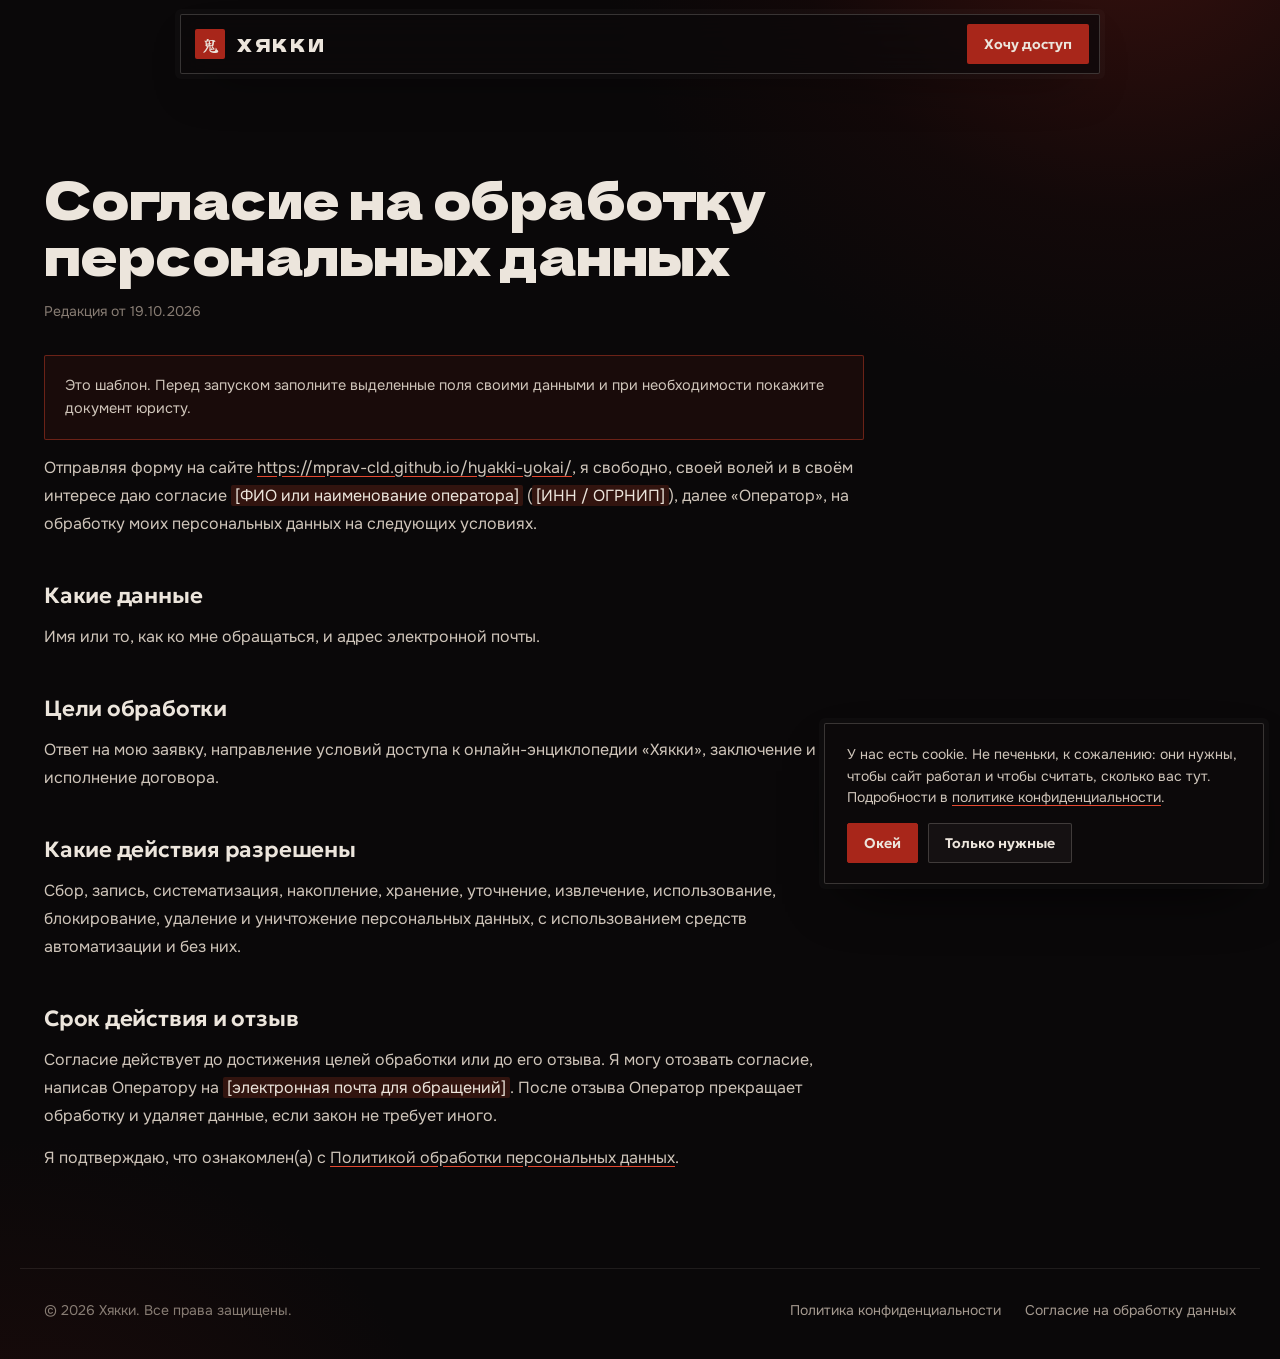
<file: consent.html>
<!doctype html>
<html lang="ru">
<head>
<meta charset="utf-8">
<meta name="viewport" content="width=device-width, initial-scale=1, viewport-fit=cover">
<title>Согласие на обработку персональных данных: Хякки</title>
<meta name="description" content="Текст согласия на обработку персональных данных при отправке заявки на сайте «Хякки».">
<link rel="canonical" href="https://mprav-cld.github.io/hyakki-yokai/consent.html">
<meta name="theme-color" content="#0a0809">
<meta name="color-scheme" content="dark">
<meta name="format-detection" content="telephone=no">
<link rel="icon" href="favicon.ico" sizes="32x32">
<link rel="icon" href="favicon.svg" type="image/svg+xml">
<link rel="apple-touch-icon" href="apple-touch-icon.png">
<link rel="manifest" href="site.webmanifest">
<meta property="og:type" content="website">
<meta property="og:site_name" content="Хякки">
<meta property="og:locale" content="ru_RU">
<meta property="og:title" content="Согласие на обработку персональных данных: Хякки">
<meta property="og:description" content="Текст согласия на обработку персональных данных при отправке заявки на сайте «Хякки».">
<meta property="og:url" content="https://mprav-cld.github.io/hyakki-yokai/consent.html">
<meta property="og:image" content="https://mprav-cld.github.io/hyakki-yokai/og-image.jpg">
<meta property="og:image:width" content="1200">
<meta property="og:image:height" content="630">
<meta property="og:image:alt" content="Маска они на фоне кровавой луны и надпись: гайд по японской нечисти">
<meta name="twitter:card" content="summary_large_image">
<meta name="twitter:title" content="Согласие на обработку персональных данных: Хякки">
<meta name="twitter:description" content="Текст согласия на обработку персональных данных при отправке заявки на сайте «Хякки».">
<meta name="twitter:image" content="https://mprav-cld.github.io/hyakki-yokai/og-image.jpg">
<link rel="preconnect" href="https://fonts.googleapis.com">
<link rel="preconnect" href="https://fonts.gstatic.com" crossorigin>
<link rel="stylesheet" href="https://fonts.googleapis.com/css2?family=Dela+Gothic+One&amp;family=Geologica:wght@300;400;600;800&amp;family=Onest:wght@400;500&amp;family=JetBrains+Mono:wght@400;500&amp;family=Yuji+Syuku&amp;display=swap">
<meta name="robots" content="index,follow">
<link rel="stylesheet" href="assets/site.css">
<script src="assets/site.js" defer></script>
</head>
<body class="inner">
<a class="skip" href="#main">Перейти к содержанию</a>
<header class="inner-nav">
<a class="brand" href="./"><span class="seal" lang="ja" aria-hidden="true">鬼</span><span>ХЯККИ</span></a>
<a class="btn btn-primary btn-sm" href="./#order">Хочу доступ</a>
</header>
<main id="main">
<article class="doc">
<h1>Согласие на обработку персональных данных</h1>
<p class="meta">Редакция от 19.10.2026</p>
<div class="note">Это шаблон. Перед запуском заполните выделенные поля своими данными и при необходимости покажите документ юристу.</div>

<p>Отправляя форму на сайте <a href="https://mprav-cld.github.io/hyakki-yokai/">https://mprav-cld.github.io/hyakki-yokai/</a>, я свободно, своей волей и в своём интересе даю согласие <mark>[ФИО или наименование оператора]</mark> (<mark>[ИНН / ОГРНИП]</mark>), далее «Оператор», на обработку моих персональных данных на следующих условиях.</p>

<h2>Какие данные</h2>
<p>Имя или то, как ко мне обращаться, и адрес электронной почты.</p>

<h2>Цели обработки</h2>
<p>Ответ на мою заявку, направление условий доступа к онлайн-энциклопедии «Хякки», заключение и исполнение договора.</p>

<h2>Какие действия разрешены</h2>
<p>Сбор, запись, систематизация, накопление, хранение, уточнение, извлечение, использование, блокирование, удаление и уничтожение персональных данных, с использованием средств автоматизации и без них.</p>

<h2>Срок действия и отзыв</h2>
<p>Согласие действует до достижения целей обработки или до его отзыва. Я могу отозвать согласие, написав Оператору на <mark>[электронная почта для обращений]</mark>. После отзыва Оператор прекращает обработку и удаляет данные, если закон не требует иного.</p>

<p>Я подтверждаю, что ознакомлен(а) с <a href="privacy.html">Политикой обработки персональных данных</a>.</p>
</article>
</main>
<footer class="inner-foot">
<span>© <span id="year">2026</span> Хякки. Все права защищены.</span>
<nav aria-label="Документы"><a href="privacy.html">Политика конфиденциальности</a><a href="consent.html">Согласие на обработку данных</a></nav>
</footer>
</body>
</html>
</file>
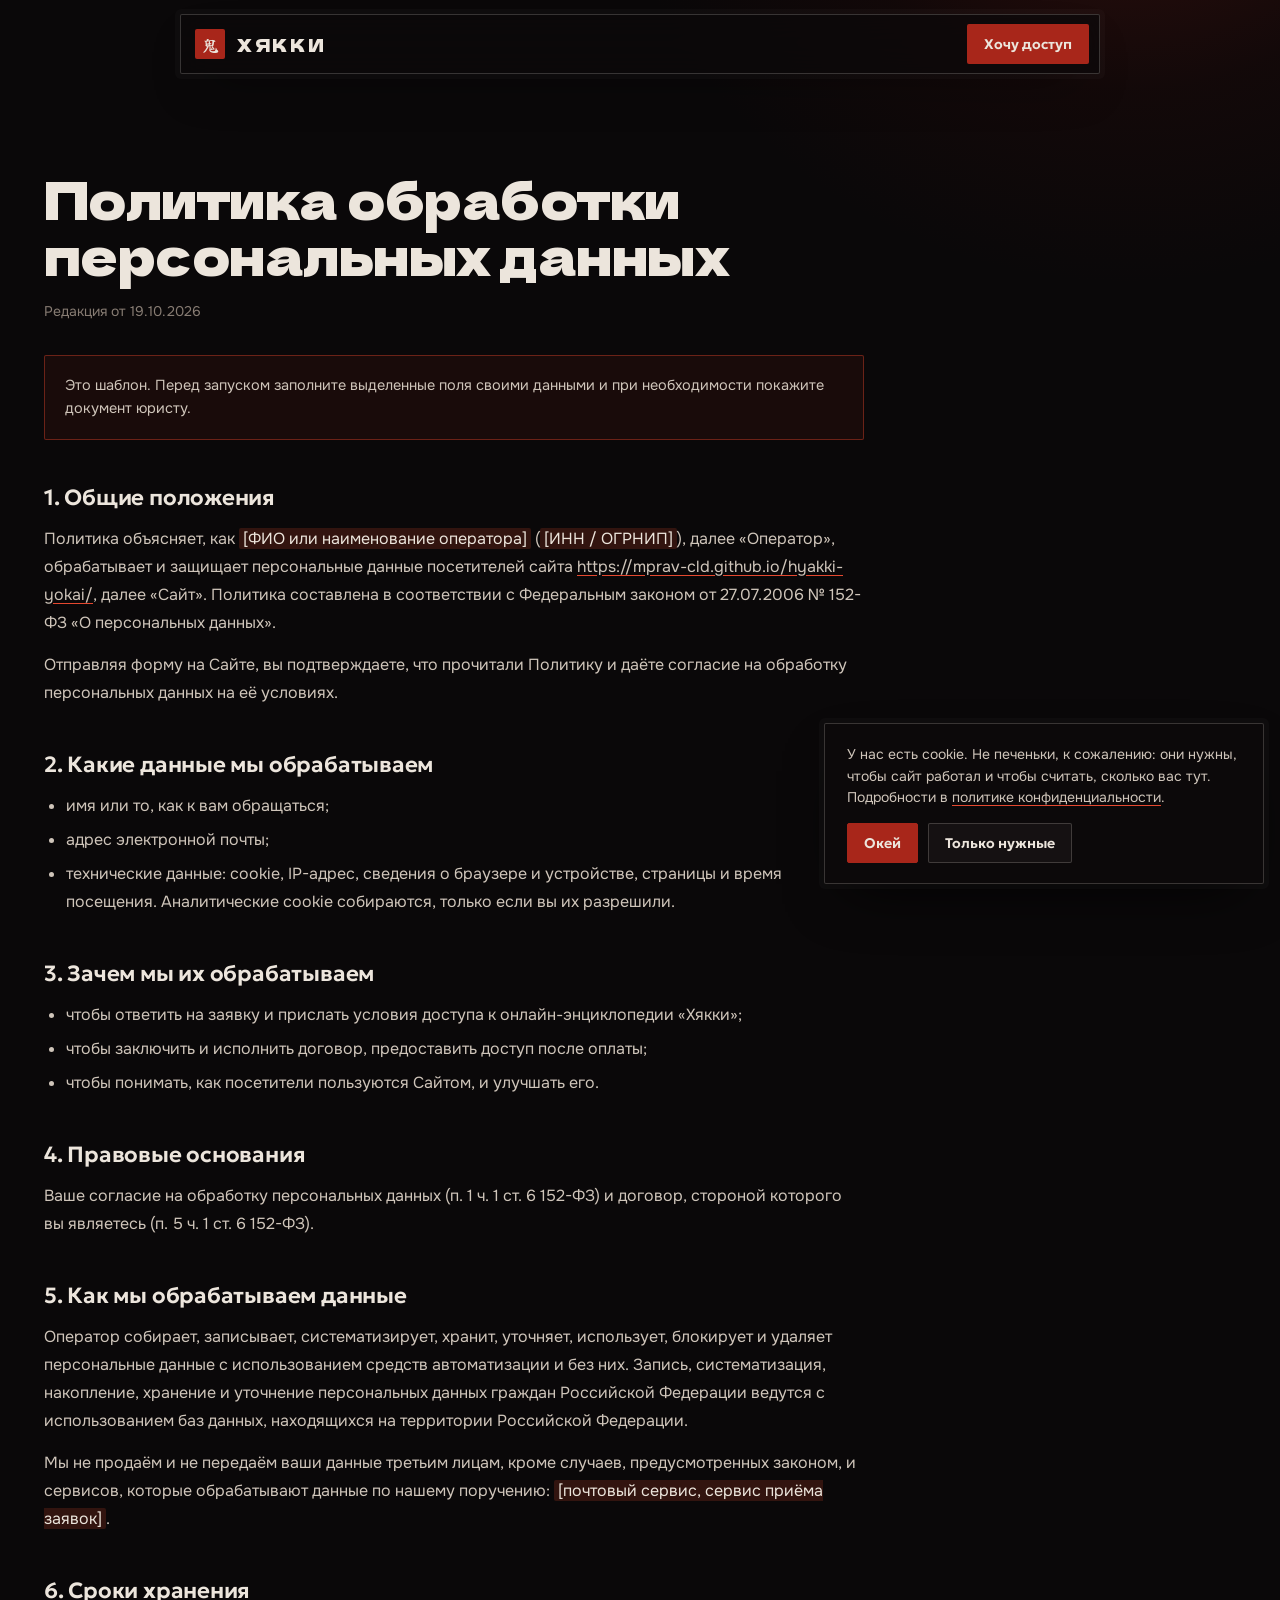
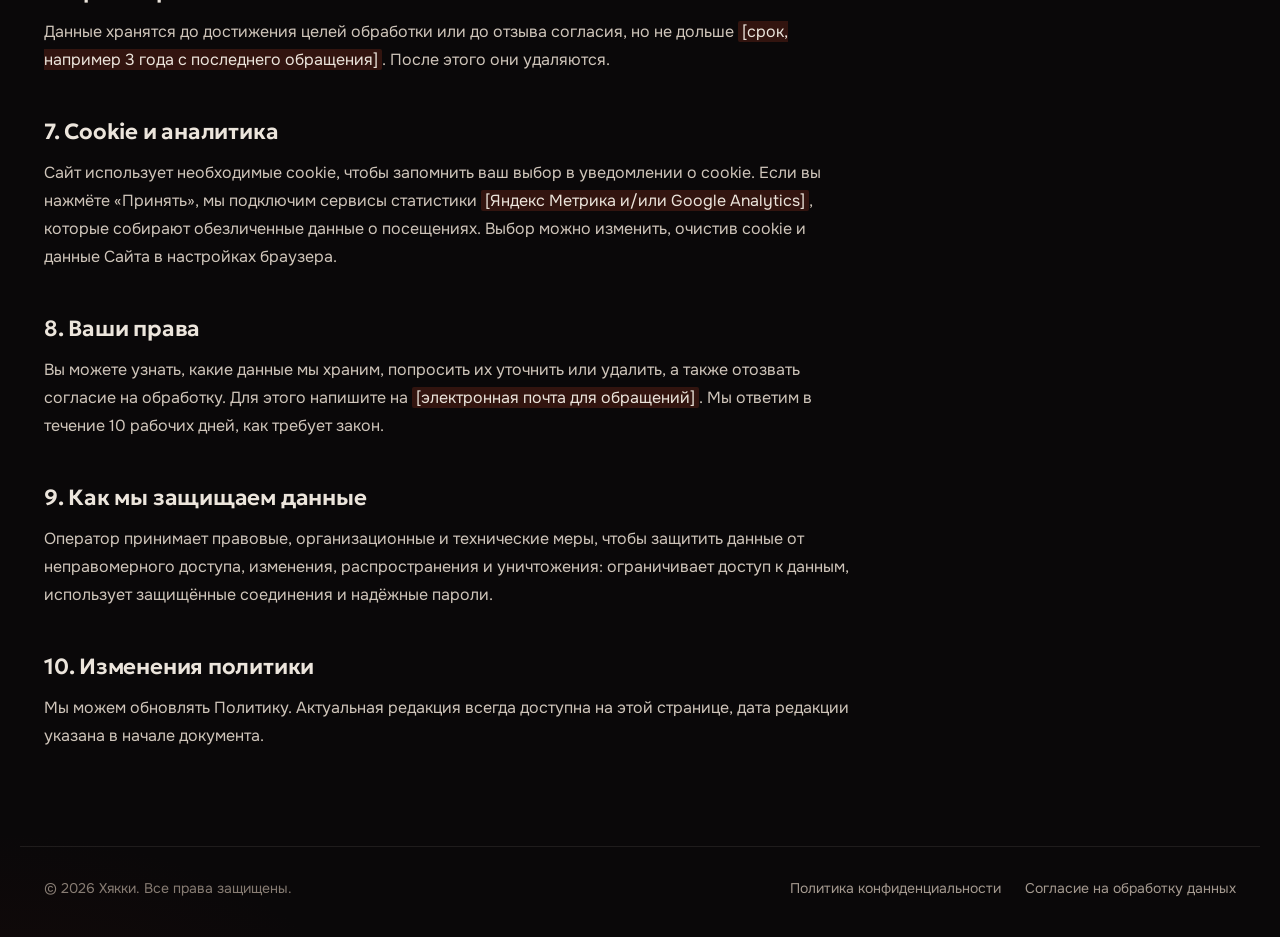
<file: privacy.html>
<!doctype html>
<html lang="ru">
<head>
<meta charset="utf-8">
<meta name="viewport" content="width=device-width, initial-scale=1, viewport-fit=cover">
<title>Политика обработки персональных данных: Хякки</title>
<meta name="description" content="Как онлайн-энциклопедия «Хякки» обрабатывает и защищает персональные данные посетителей.">
<link rel="canonical" href="https://mprav-cld.github.io/hyakki-yokai/privacy.html">
<meta name="theme-color" content="#0a0809">
<meta name="color-scheme" content="dark">
<meta name="format-detection" content="telephone=no">
<link rel="icon" href="favicon.ico" sizes="32x32">
<link rel="icon" href="favicon.svg" type="image/svg+xml">
<link rel="apple-touch-icon" href="apple-touch-icon.png">
<link rel="manifest" href="site.webmanifest">
<meta property="og:type" content="website">
<meta property="og:site_name" content="Хякки">
<meta property="og:locale" content="ru_RU">
<meta property="og:title" content="Политика обработки персональных данных: Хякки">
<meta property="og:description" content="Как онлайн-энциклопедия «Хякки» обрабатывает и защищает персональные данные посетителей.">
<meta property="og:url" content="https://mprav-cld.github.io/hyakki-yokai/privacy.html">
<meta property="og:image" content="https://mprav-cld.github.io/hyakki-yokai/og-image.jpg">
<meta property="og:image:width" content="1200">
<meta property="og:image:height" content="630">
<meta property="og:image:alt" content="Маска они на фоне кровавой луны и надпись: гайд по японской нечисти">
<meta name="twitter:card" content="summary_large_image">
<meta name="twitter:title" content="Политика обработки персональных данных: Хякки">
<meta name="twitter:description" content="Как онлайн-энциклопедия «Хякки» обрабатывает и защищает персональные данные посетителей.">
<meta name="twitter:image" content="https://mprav-cld.github.io/hyakki-yokai/og-image.jpg">
<link rel="preconnect" href="https://fonts.googleapis.com">
<link rel="preconnect" href="https://fonts.gstatic.com" crossorigin>
<link rel="stylesheet" href="https://fonts.googleapis.com/css2?family=Dela+Gothic+One&amp;family=Geologica:wght@300;400;600;800&amp;family=Onest:wght@400;500&amp;family=JetBrains+Mono:wght@400;500&amp;family=Yuji+Syuku&amp;display=swap">
<meta name="robots" content="index,follow">
<link rel="stylesheet" href="assets/site.css">
<script src="assets/site.js" defer></script>
</head>
<body class="inner">
<a class="skip" href="#main">Перейти к содержанию</a>
<header class="inner-nav">
<a class="brand" href="./"><span class="seal" lang="ja" aria-hidden="true">鬼</span><span>ХЯККИ</span></a>
<a class="btn btn-primary btn-sm" href="./#order">Хочу доступ</a>
</header>
<main id="main">
<article class="doc">
<h1>Политика обработки персональных данных</h1>
<p class="meta">Редакция от 19.10.2026</p>
<div class="note">Это шаблон. Перед запуском заполните выделенные поля своими данными и при необходимости покажите документ юристу.</div>

<h2>1. Общие положения</h2>
<p>Политика объясняет, как <mark>[ФИО или наименование оператора]</mark> (<mark>[ИНН / ОГРНИП]</mark>), далее «Оператор», обрабатывает и защищает персональные данные посетителей сайта <a href="https://mprav-cld.github.io/hyakki-yokai/">https://mprav-cld.github.io/hyakki-yokai/</a>, далее «Сайт». Политика составлена в соответствии с Федеральным законом от 27.07.2006 № 152-ФЗ «О персональных данных».</p>
<p>Отправляя форму на Сайте, вы подтверждаете, что прочитали Политику и даёте согласие на обработку персональных данных на её условиях.</p>

<h2>2. Какие данные мы обрабатываем</h2>
<ul>
<li>имя или то, как к вам обращаться;</li>
<li>адрес электронной почты;</li>
<li>технические данные: cookie, IP-адрес, сведения о браузере и устройстве, страницы и время посещения. Аналитические cookie собираются, только если вы их разрешили.</li>
</ul>

<h2>3. Зачем мы их обрабатываем</h2>
<ul>
<li>чтобы ответить на заявку и прислать условия доступа к онлайн-энциклопедии «Хякки»;</li>
<li>чтобы заключить и исполнить договор, предоставить доступ после оплаты;</li>
<li>чтобы понимать, как посетители пользуются Сайтом, и улучшать его.</li>
</ul>

<h2>4. Правовые основания</h2>
<p>Ваше согласие на обработку персональных данных (п. 1 ч. 1 ст. 6 152-ФЗ) и договор, стороной которого вы являетесь (п. 5 ч. 1 ст. 6 152-ФЗ).</p>

<h2>5. Как мы обрабатываем данные</h2>
<p>Оператор собирает, записывает, систематизирует, хранит, уточняет, использует, блокирует и удаляет персональные данные с использованием средств автоматизации и без них. Запись, систематизация, накопление, хранение и уточнение персональных данных граждан Российской Федерации ведутся с использованием баз данных, находящихся на территории Российской Федерации.</p>
<p>Мы не продаём и не передаём ваши данные третьим лицам, кроме случаев, предусмотренных законом, и сервисов, которые обрабатывают данные по нашему поручению: <mark>[почтовый сервис, сервис приёма заявок]</mark>.</p>

<h2>6. Сроки хранения</h2>
<p>Данные хранятся до достижения целей обработки или до отзыва согласия, но не дольше <mark>[срок, например 3 года с последнего обращения]</mark>. После этого они удаляются.</p>

<h2 id="cookie">7. Cookie и аналитика</h2>
<p>Сайт использует необходимые cookie, чтобы запомнить ваш выбор в уведомлении о cookie. Если вы нажмёте «Принять», мы подключим сервисы статистики <mark>[Яндекс Метрика и/или Google Analytics]</mark>, которые собирают обезличенные данные о посещениях. Выбор можно изменить, очистив cookie и данные Сайта в настройках браузера.</p>

<h2>8. Ваши права</h2>
<p>Вы можете узнать, какие данные мы храним, попросить их уточнить или удалить, а также отозвать согласие на обработку. Для этого напишите на <mark>[электронная почта для обращений]</mark>. Мы ответим в течение 10 рабочих дней, как требует закон.</p>

<h2>9. Как мы защищаем данные</h2>
<p>Оператор принимает правовые, организационные и технические меры, чтобы защитить данные от неправомерного доступа, изменения, распространения и уничтожения: ограничивает доступ к данным, использует защищённые соединения и надёжные пароли.</p>

<h2>10. Изменения политики</h2>
<p>Мы можем обновлять Политику. Актуальная редакция всегда доступна на этой странице, дата редакции указана в начале документа.</p>
</article>
</main>
<footer class="inner-foot">
<span>© <span id="year">2026</span> Хякки. Все права защищены.</span>
<nav aria-label="Документы"><a href="privacy.html">Политика конфиденциальности</a><a href="consent.html">Согласие на обработку данных</a></nav>
</footer>
</body>
</html>
</file>
<file: assets/site.css>
/* shared pieces for every page: skip link, cookie notice and the inner pages */
.skip{position:absolute;left:16px;top:-80px;z-index:20;padding:12px 18px;border-radius:2px;background:#a8261a;color:#ece5dc;font:600 14px 'Geologica',system-ui,sans-serif;transition:top .3s ease}
.skip:focus{top:16px}
.cookie{position:fixed;right:16px;bottom:16px;z-index:10;width:min(calc(100% - 32px),440px);padding:20px 22px;border-radius:2px;background:rgba(14,10,11,.92);border:1px solid rgba(236,229,220,.2);box-shadow:0 0 0 5px rgba(236,229,220,.02),0 24px 60px -24px rgba(0,0,0,.9);backdrop-filter:blur(14px);-webkit-backdrop-filter:blur(14px);color:#cfc5ba;font:400 14px/1.55 'Onest',system-ui,sans-serif;transform:translateY(16px);opacity:0;transition:transform .6s cubic-bezier(.16,1,.3,1),opacity .6s ease}
.cookie.in{transform:none;opacity:1}
.cookie p{margin:0}
.cookie a{color:#ece5dc;text-decoration:underline;text-decoration-color:#e5482f;text-underline-offset:3px}
.cookie-actions{margin-top:14px;display:flex;gap:10px;flex-wrap:wrap}
.cookie button{min-height:40px;padding:8px 16px;border-radius:2px;border:1px solid rgba(236,229,220,.2);background:rgba(236,229,220,.04);color:#ece5dc;font:600 14px 'Geologica',system-ui,sans-serif;cursor:pointer;transition:background .3s ease}
.cookie button:hover{background:rgba(236,229,220,.1)}
.cookie button.primary{background:#a8261a;border-color:#a8261a}
.cookie button.primary:hover{background:#bb2d1e}
.cookie button:focus-visible{outline:2px solid #e5482f;outline-offset:3px}
@media (prefers-reduced-motion:reduce){.cookie{transition:none}}

/* inner pages: 404 and legal documents */
.inner{--bg:#0a0809;--ink:#ece5dc;--body:#cfc5ba;--muted:#a59a90;--muted-2:#877c73;--line:rgba(236,229,220,.09);--line-strong:rgba(236,229,220,.2);--shu:#e5482f;--shu-deep:#a8261a;margin:0;min-height:100vh;min-height:100dvh;display:flex;flex-direction:column;color:var(--ink);font-family:'Onest',system-ui,sans-serif;-webkit-font-smoothing:antialiased;background:radial-gradient(60vmax 60vmax at 88% -10%,rgba(168,38,26,.32),rgba(80,14,10,.12) 45%,transparent 70%),radial-gradient(50vmax 40vmax at 0% 110%,rgba(80,20,14,.25),transparent 70%),#0a0809}
.inner *{box-sizing:border-box}
.inner a{color:inherit}
.inner a:focus-visible,.inner button:focus-visible{outline:2px solid var(--shu);outline-offset:3px}
.inner-nav{position:sticky;top:14px;z-index:5;width:min(calc(100% - 32px),920px);margin:14px auto 0;height:60px;padding:0 10px 0 14px;display:flex;align-items:center;justify-content:space-between;gap:16px;background:rgba(12,9,10,.7);backdrop-filter:blur(16px);-webkit-backdrop-filter:blur(16px);border:1px solid var(--line-strong);border-radius:2px;box-shadow:0 0 0 5px rgba(236,229,220,.02),0 22px 50px -24px rgba(0,0,0,.9)}
.inner .brand{display:inline-flex;align-items:center;gap:12px;font-family:'Dela Gothic One',sans-serif;font-size:17px;letter-spacing:.16em;text-decoration:none}
.inner .seal{display:inline-grid;place-items:center;width:30px;height:30px;border-radius:2px;background:var(--shu-deep);font-family:'Yuji Syuku',serif;font-size:17px;letter-spacing:0}
.inner .btn{display:inline-flex;align-items:center;justify-content:center;gap:10px;min-height:44px;padding:10px 20px;border-radius:2px;border:1px solid transparent;font-family:'Geologica',sans-serif;font-size:15px;font-weight:600;text-decoration:none;white-space:nowrap;transition:transform .5s cubic-bezier(.16,1,.3,1),background .3s ease}
.inner .btn-primary{background:var(--shu-deep);color:var(--ink)}
.inner .btn-primary:hover{background:#bb2d1e;transform:translateY(-2px)}
.inner .btn-outline{border-color:var(--line-strong);background:rgba(236,229,220,.03)}
.inner .btn-outline:hover{background:rgba(236,229,220,.08);transform:translateY(-2px)}
.inner .btn-sm{min-height:40px;padding:8px 16px;font-size:14px}
.inner main{flex:1;width:100%;max-width:1240px;margin:0 auto;padding:0 24px}
.inner-foot{width:100%;max-width:1240px;margin:0 auto;padding:32px 24px 40px;display:flex;justify-content:space-between;gap:16px 32px;flex-wrap:wrap;border-top:1px solid var(--line);font-size:14px;color:var(--muted-2)}
.inner-foot nav{display:flex;gap:24px;flex-wrap:wrap}
.inner-foot a{color:var(--muted);text-decoration:none}
.inner-foot a:hover{color:var(--ink)}

.nf{display:grid;grid-template-columns:minmax(0,1.1fr) minmax(0,.9fr);gap:clamp(32px,6vw,96px);align-items:center;min-height:calc(100dvh - 220px);padding:clamp(48px,8vw,96px) 0}
.nf-code{font-family:'JetBrains Mono',monospace;font-size:13px;letter-spacing:.2em;text-transform:uppercase;color:var(--shu)}
.nf h1{margin:18px 0 0;font-family:'Dela Gothic One',sans-serif;font-weight:400;font-size:clamp(36px,5vw,72px);line-height:1.06;letter-spacing:-.015em}
.nf p{margin:22px 0 0;max-width:48ch;font-size:18px;line-height:1.65;color:var(--body)}
.nf-actions{margin-top:36px;display:flex;gap:12px;flex-wrap:wrap}
.nf-art{position:relative;display:grid;place-items:center;aspect-ratio:1/1}
.nf-art::before{content:"天狗";position:absolute;inset:0;display:grid;place-items:center;writing-mode:vertical-rl;font-family:'Yuji Syuku',serif;font-size:clamp(140px,18vw,260px);color:var(--shu);opacity:.1}
.nf-art img{position:relative;width:78%;height:auto;filter:drop-shadow(0 30px 40px rgba(0,0,0,.6)) drop-shadow(0 0 60px rgba(229,72,47,.16));animation:nfFloat 7s ease-in-out infinite;-webkit-mask-image:linear-gradient(180deg,#000 60%,transparent 100%);mask-image:linear-gradient(180deg,#000 60%,transparent 100%)}
@keyframes nfFloat{0%,100%{transform:translateY(0) rotate(-1deg)}50%{transform:translateY(-14px) rotate(1deg)}}

.doc{max-width:820px;padding:clamp(48px,8vw,96px) 0}
.doc h1{margin:0;font-family:'Dela Gothic One',sans-serif;font-weight:400;font-size:clamp(30px,4vw,52px);line-height:1.1;letter-spacing:-.01em}
.doc .meta{margin:16px 0 0;font-size:14px;color:var(--muted-2)}
.doc .note{margin:32px 0 0;padding:18px 20px;border:1px solid rgba(229,72,47,.4);border-radius:2px;background:rgba(168,38,26,.1);font-size:14.5px;line-height:1.6;color:var(--body)}
.doc h2{margin:44px 0 0;font-family:'Geologica',sans-serif;font-weight:600;font-size:22px;letter-spacing:-.01em}
.doc p,.doc li{font-size:16px;line-height:1.75;color:var(--body)}
.doc p{margin:14px 0 0}
.doc ul,.doc ol{margin:14px 0 0;padding-left:22px}
.doc li+li{margin-top:6px}
.doc a{text-decoration:underline;text-decoration-color:var(--shu);text-underline-offset:3px}
.doc mark{padding:0 4px;border-radius:2px;background:rgba(229,72,47,.18);color:var(--ink)}

@media (max-width:820px){
.nf{grid-template-columns:minmax(0,1fr)}
.nf-art{max-width:360px;margin:0 auto;grid-row:1}
.inner main{padding:0 20px}
}
@media (max-width:480px){
.inner .brand span:last-child{display:none}
}
@media (prefers-reduced-motion:reduce){.nf-art img{animation:none}}
</file>
